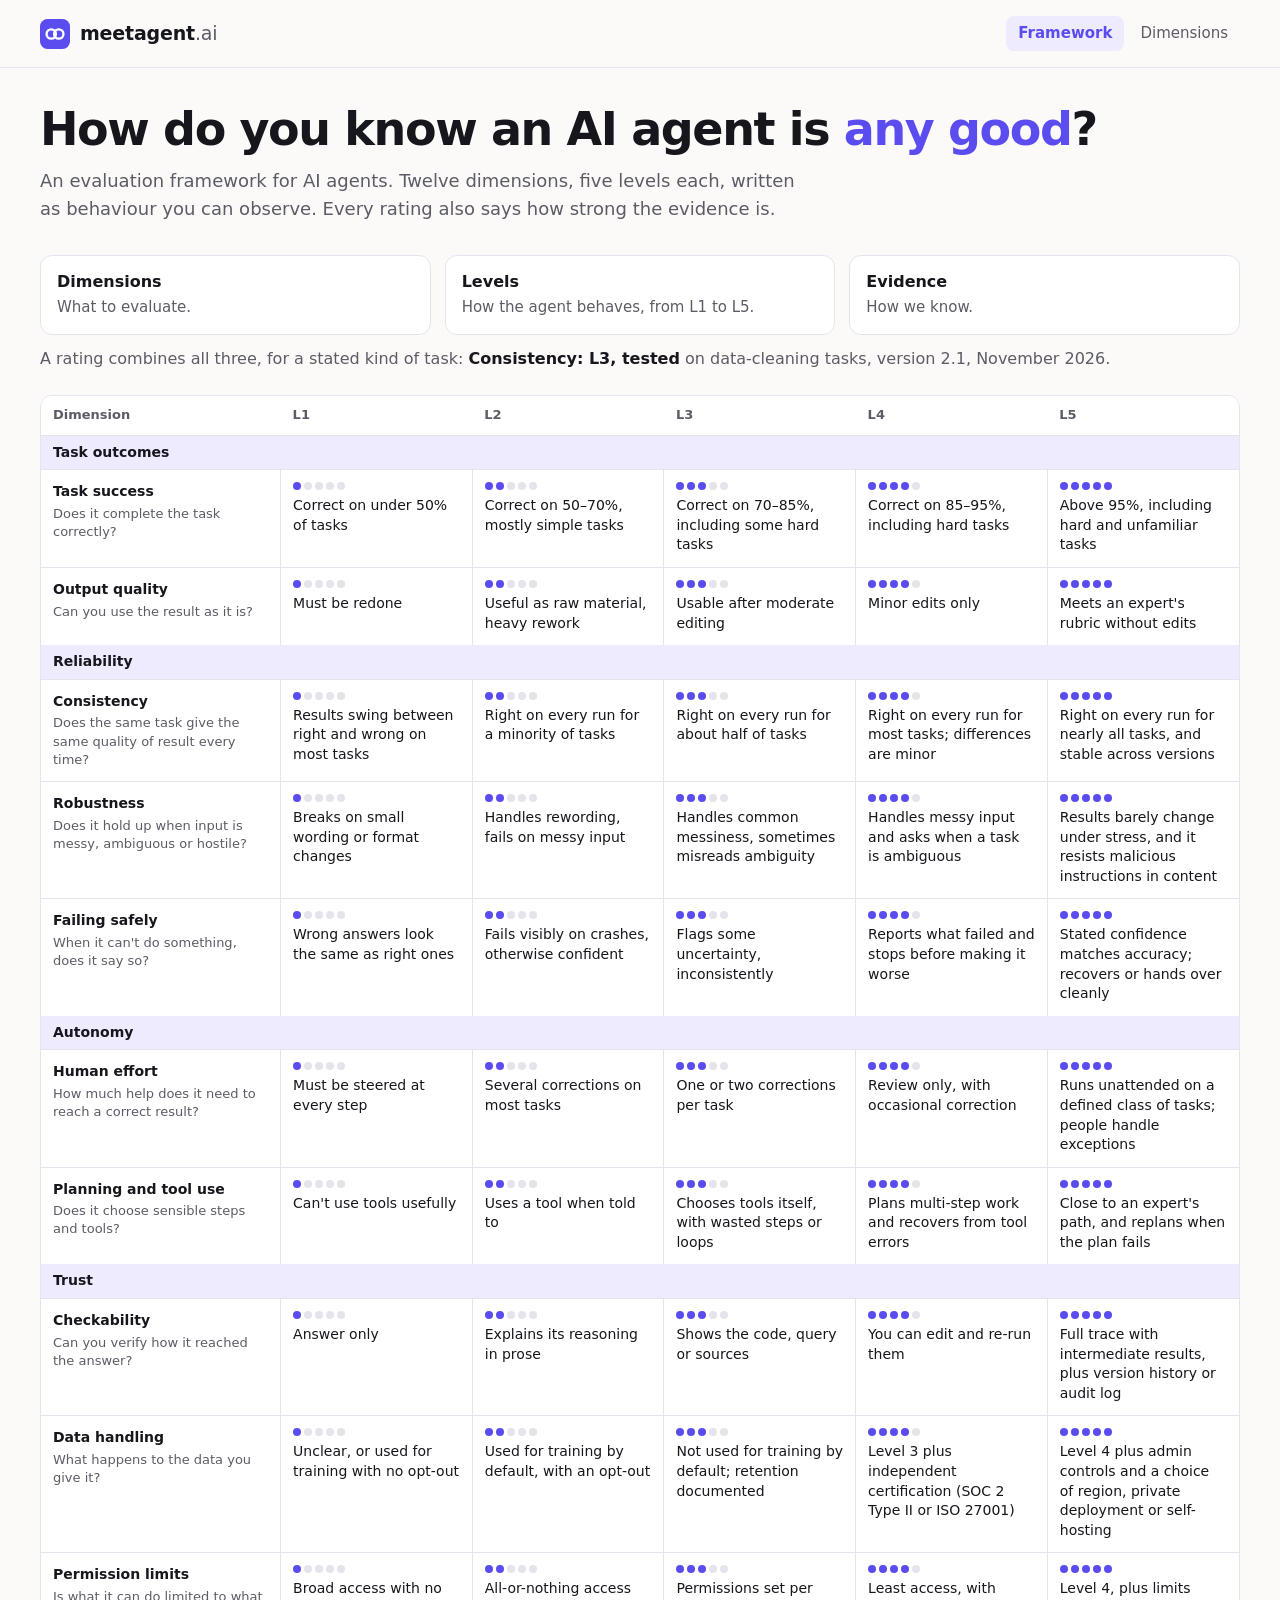
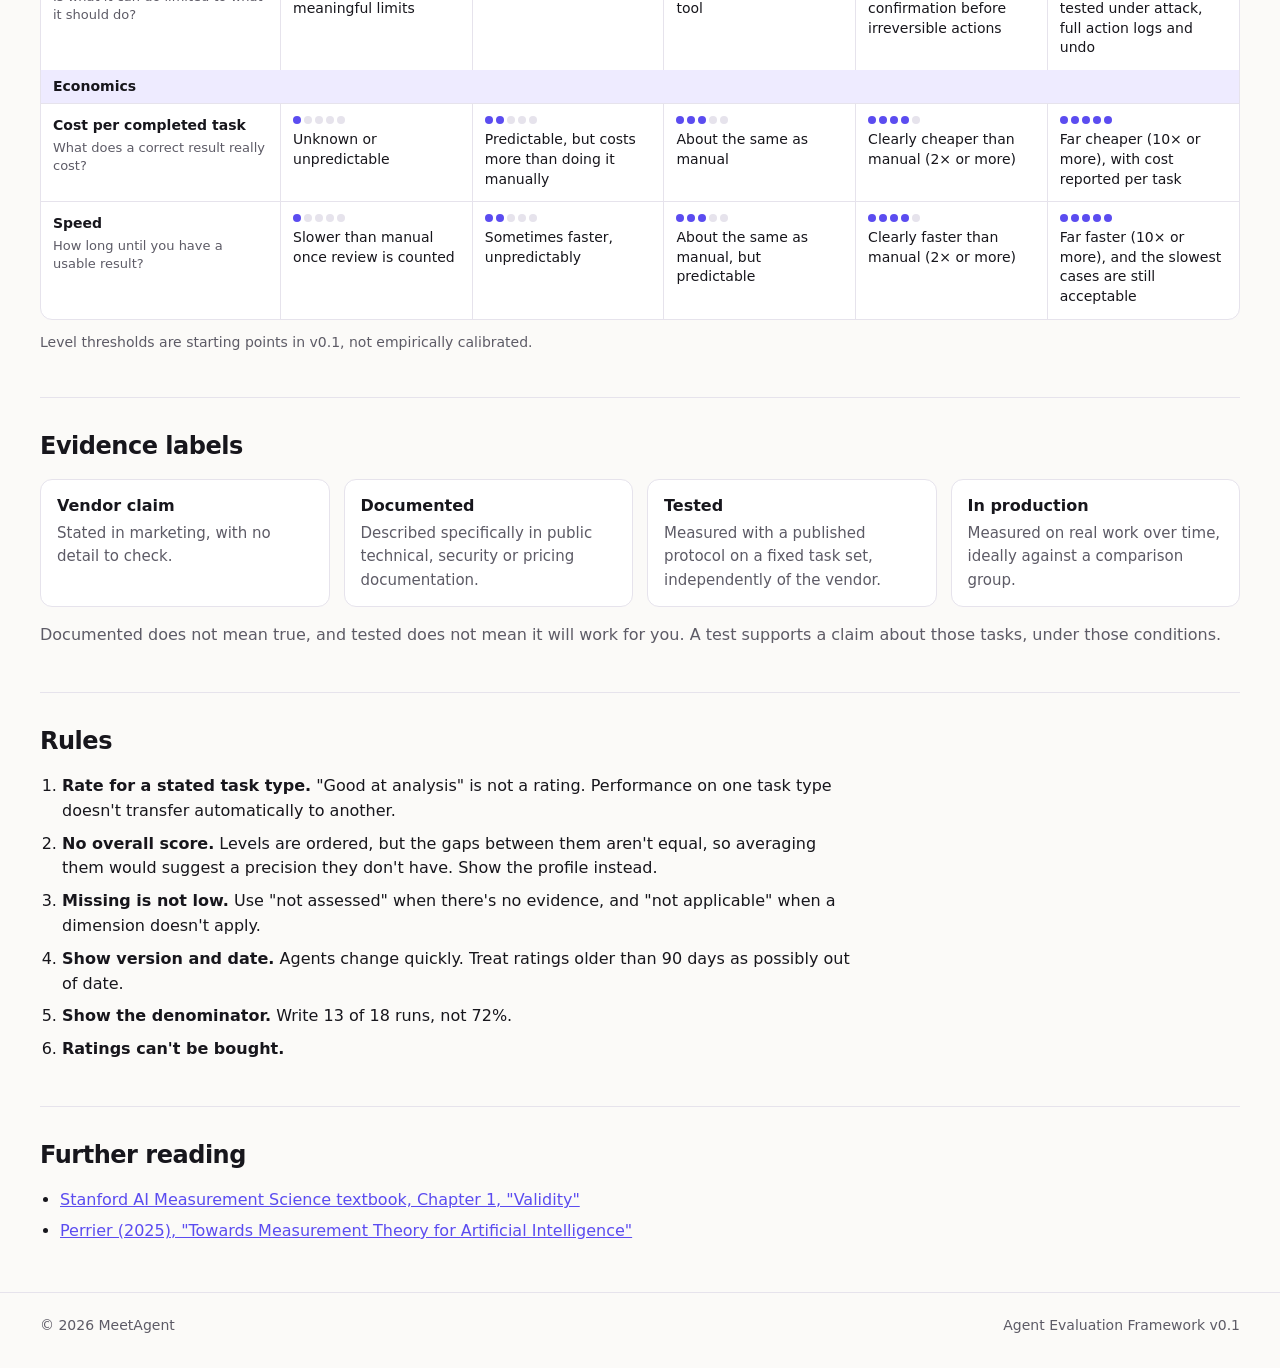
<file: index.html>
<!doctype html>
<html lang="en">
<head>
  <meta charset="utf-8">
  <meta name="viewport" content="width=device-width, initial-scale=1">
  <title>Agent Evaluation Framework | MeetAgent</title>
  <meta name="description" content="How do you know an AI agent is any good? Twelve dimensions, five levels and clear evidence labels for evaluating AI agents.">
  <meta property="og:title" content="Agent Evaluation Framework | MeetAgent">
  <meta property="og:description" content="How do you know an AI agent is any good? Twelve dimensions, five levels and clear evidence labels for evaluating AI agents.">
  <meta property="og:url" content="https://meetagent.ai/">
  <meta property="og:type" content="website">
  <link rel="canonical" href="https://meetagent.ai/">
  <link rel="icon" href="data:image/svg+xml,%3Csvg xmlns='http://www.w3.org/2000/svg' viewBox='0 0 32 32'%3E%3Crect width='32' height='32' rx='8' fill='%235b4cf0'/%3E%3Ccircle cx='12' cy='16' r='5' fill='none' stroke='white' stroke-width='2.5'/%3E%3Ccircle cx='20' cy='16' r='5' fill='none' stroke='white' stroke-width='2.5'/%3E%3C/svg%3E">
  <link rel="stylesheet" href="style.css">
</head>
<body>
  <header>
    <div class="wrap">
      <a class="logo" href="index.html" aria-label="MeetAgent home">
        <svg viewBox="0 0 32 32" aria-hidden="true"><rect width="32" height="32" rx="8" fill="var(--accent)"/><circle cx="12" cy="16" r="5" fill="none" stroke="var(--accent-ink)" stroke-width="2.5"/><circle cx="20" cy="16" r="5" fill="none" stroke="var(--accent-ink)" stroke-width="2.5"/></svg>
        <b>meetagent<span>.ai</span></b>
      </a>
      <nav aria-label="Main"><a href="index.html" aria-current="page">Framework</a><a href="dimensions/index.html">Dimensions</a></nav>
    </div>
  </header>
  <main class="wrap">
    <section class="intro">
      <h1>How do you know an AI agent is <em>any good</em>?</h1>
      <p class="lede">An evaluation framework for AI agents. Twelve dimensions, five levels each, written as behaviour you can observe. Every rating also says how strong the evidence is.</p>
    </section>

    <section class="read">
      <div><h2>Dimensions</h2><p>What to evaluate.</p></div>
      <div><h2>Levels</h2><p>How the agent behaves, from L1 to L5.</p></div>
      <div><h2>Evidence</h2><p>How we know.</p></div>
    </section>
    <p class="example">A rating combines all three, for a stated kind of task: <strong>Consistency: L3, tested</strong> on data-cleaning tasks, version 2.1, November 2026.</p>

    <div class="grid-wrap">
      <table class="grid">
        <thead><tr><th scope="col">Dimension</th><th scope="col">L1</th><th scope="col">L2</th><th scope="col">L3</th><th scope="col">L4</th><th scope="col">L5</th></tr></thead>
        <tbody>
          <tr class="group"><th colspan="6" scope="colgroup">Task outcomes</th></tr><tr><th scope="row"><a href="dimensions/task-success.html">Task success</a><small>Does it complete the task correctly?</small></th><td data-l="L1" data-dim="task-success" data-level="1"><span class="dots" aria-hidden="true"><i class="on"></i><i class=""></i><i class=""></i><i class=""></i><i class=""></i></span><span class="txt">Correct on under 50% of tasks</span></td><td data-l="L2" data-dim="task-success" data-level="2"><span class="dots" aria-hidden="true"><i class="on"></i><i class="on"></i><i class=""></i><i class=""></i><i class=""></i></span><span class="txt">Correct on 50–70%, mostly simple tasks</span></td><td data-l="L3" data-dim="task-success" data-level="3"><span class="dots" aria-hidden="true"><i class="on"></i><i class="on"></i><i class="on"></i><i class=""></i><i class=""></i></span><span class="txt">Correct on 70–85%, including some hard tasks</span></td><td data-l="L4" data-dim="task-success" data-level="4"><span class="dots" aria-hidden="true"><i class="on"></i><i class="on"></i><i class="on"></i><i class="on"></i><i class=""></i></span><span class="txt">Correct on 85–95%, including hard tasks</span></td><td data-l="L5" data-dim="task-success" data-level="5"><span class="dots" aria-hidden="true"><i class="on"></i><i class="on"></i><i class="on"></i><i class="on"></i><i class="on"></i></span><span class="txt">Above 95%, including hard and unfamiliar tasks</span></td></tr><tr><th scope="row"><a href="dimensions/output-quality.html">Output quality</a><small>Can you use the result as it is?</small></th><td data-l="L1" data-dim="output-quality" data-level="1"><span class="dots" aria-hidden="true"><i class="on"></i><i class=""></i><i class=""></i><i class=""></i><i class=""></i></span><span class="txt">Must be redone</span></td><td data-l="L2" data-dim="output-quality" data-level="2"><span class="dots" aria-hidden="true"><i class="on"></i><i class="on"></i><i class=""></i><i class=""></i><i class=""></i></span><span class="txt">Useful as raw material, heavy rework</span></td><td data-l="L3" data-dim="output-quality" data-level="3"><span class="dots" aria-hidden="true"><i class="on"></i><i class="on"></i><i class="on"></i><i class=""></i><i class=""></i></span><span class="txt">Usable after moderate editing</span></td><td data-l="L4" data-dim="output-quality" data-level="4"><span class="dots" aria-hidden="true"><i class="on"></i><i class="on"></i><i class="on"></i><i class="on"></i><i class=""></i></span><span class="txt">Minor edits only</span></td><td data-l="L5" data-dim="output-quality" data-level="5"><span class="dots" aria-hidden="true"><i class="on"></i><i class="on"></i><i class="on"></i><i class="on"></i><i class="on"></i></span><span class="txt">Meets an expert&#x27;s rubric without edits</span></td></tr><tr class="group"><th colspan="6" scope="colgroup">Reliability</th></tr><tr><th scope="row"><a href="dimensions/consistency.html">Consistency</a><small>Does the same task give the same quality of result every time?</small></th><td data-l="L1" data-dim="consistency" data-level="1"><span class="dots" aria-hidden="true"><i class="on"></i><i class=""></i><i class=""></i><i class=""></i><i class=""></i></span><span class="txt">Results swing between right and wrong on most tasks</span></td><td data-l="L2" data-dim="consistency" data-level="2"><span class="dots" aria-hidden="true"><i class="on"></i><i class="on"></i><i class=""></i><i class=""></i><i class=""></i></span><span class="txt">Right on every run for a minority of tasks</span></td><td data-l="L3" data-dim="consistency" data-level="3"><span class="dots" aria-hidden="true"><i class="on"></i><i class="on"></i><i class="on"></i><i class=""></i><i class=""></i></span><span class="txt">Right on every run for about half of tasks</span></td><td data-l="L4" data-dim="consistency" data-level="4"><span class="dots" aria-hidden="true"><i class="on"></i><i class="on"></i><i class="on"></i><i class="on"></i><i class=""></i></span><span class="txt">Right on every run for most tasks; differences are minor</span></td><td data-l="L5" data-dim="consistency" data-level="5"><span class="dots" aria-hidden="true"><i class="on"></i><i class="on"></i><i class="on"></i><i class="on"></i><i class="on"></i></span><span class="txt">Right on every run for nearly all tasks, and stable across versions</span></td></tr><tr><th scope="row"><a href="dimensions/robustness.html">Robustness</a><small>Does it hold up when input is messy, ambiguous or hostile?</small></th><td data-l="L1" data-dim="robustness" data-level="1"><span class="dots" aria-hidden="true"><i class="on"></i><i class=""></i><i class=""></i><i class=""></i><i class=""></i></span><span class="txt">Breaks on small wording or format changes</span></td><td data-l="L2" data-dim="robustness" data-level="2"><span class="dots" aria-hidden="true"><i class="on"></i><i class="on"></i><i class=""></i><i class=""></i><i class=""></i></span><span class="txt">Handles rewording, fails on messy input</span></td><td data-l="L3" data-dim="robustness" data-level="3"><span class="dots" aria-hidden="true"><i class="on"></i><i class="on"></i><i class="on"></i><i class=""></i><i class=""></i></span><span class="txt">Handles common messiness, sometimes misreads ambiguity</span></td><td data-l="L4" data-dim="robustness" data-level="4"><span class="dots" aria-hidden="true"><i class="on"></i><i class="on"></i><i class="on"></i><i class="on"></i><i class=""></i></span><span class="txt">Handles messy input and asks when a task is ambiguous</span></td><td data-l="L5" data-dim="robustness" data-level="5"><span class="dots" aria-hidden="true"><i class="on"></i><i class="on"></i><i class="on"></i><i class="on"></i><i class="on"></i></span><span class="txt">Results barely change under stress, and it resists malicious instructions in content</span></td></tr><tr><th scope="row"><a href="dimensions/failing-safely.html">Failing safely</a><small>When it can&#x27;t do something, does it say so?</small></th><td data-l="L1" data-dim="failing-safely" data-level="1"><span class="dots" aria-hidden="true"><i class="on"></i><i class=""></i><i class=""></i><i class=""></i><i class=""></i></span><span class="txt">Wrong answers look the same as right ones</span></td><td data-l="L2" data-dim="failing-safely" data-level="2"><span class="dots" aria-hidden="true"><i class="on"></i><i class="on"></i><i class=""></i><i class=""></i><i class=""></i></span><span class="txt">Fails visibly on crashes, otherwise confident</span></td><td data-l="L3" data-dim="failing-safely" data-level="3"><span class="dots" aria-hidden="true"><i class="on"></i><i class="on"></i><i class="on"></i><i class=""></i><i class=""></i></span><span class="txt">Flags some uncertainty, inconsistently</span></td><td data-l="L4" data-dim="failing-safely" data-level="4"><span class="dots" aria-hidden="true"><i class="on"></i><i class="on"></i><i class="on"></i><i class="on"></i><i class=""></i></span><span class="txt">Reports what failed and stops before making it worse</span></td><td data-l="L5" data-dim="failing-safely" data-level="5"><span class="dots" aria-hidden="true"><i class="on"></i><i class="on"></i><i class="on"></i><i class="on"></i><i class="on"></i></span><span class="txt">Stated confidence matches accuracy; recovers or hands over cleanly</span></td></tr><tr class="group"><th colspan="6" scope="colgroup">Autonomy</th></tr><tr><th scope="row"><a href="dimensions/human-effort.html">Human effort</a><small>How much help does it need to reach a correct result?</small></th><td data-l="L1" data-dim="human-effort" data-level="1"><span class="dots" aria-hidden="true"><i class="on"></i><i class=""></i><i class=""></i><i class=""></i><i class=""></i></span><span class="txt">Must be steered at every step</span></td><td data-l="L2" data-dim="human-effort" data-level="2"><span class="dots" aria-hidden="true"><i class="on"></i><i class="on"></i><i class=""></i><i class=""></i><i class=""></i></span><span class="txt">Several corrections on most tasks</span></td><td data-l="L3" data-dim="human-effort" data-level="3"><span class="dots" aria-hidden="true"><i class="on"></i><i class="on"></i><i class="on"></i><i class=""></i><i class=""></i></span><span class="txt">One or two corrections per task</span></td><td data-l="L4" data-dim="human-effort" data-level="4"><span class="dots" aria-hidden="true"><i class="on"></i><i class="on"></i><i class="on"></i><i class="on"></i><i class=""></i></span><span class="txt">Review only, with occasional correction</span></td><td data-l="L5" data-dim="human-effort" data-level="5"><span class="dots" aria-hidden="true"><i class="on"></i><i class="on"></i><i class="on"></i><i class="on"></i><i class="on"></i></span><span class="txt">Runs unattended on a defined class of tasks; people handle exceptions</span></td></tr><tr><th scope="row"><a href="dimensions/planning-and-tool-use.html">Planning and tool use</a><small>Does it choose sensible steps and tools?</small></th><td data-l="L1" data-dim="planning-and-tool-use" data-level="1"><span class="dots" aria-hidden="true"><i class="on"></i><i class=""></i><i class=""></i><i class=""></i><i class=""></i></span><span class="txt">Can&#x27;t use tools usefully</span></td><td data-l="L2" data-dim="planning-and-tool-use" data-level="2"><span class="dots" aria-hidden="true"><i class="on"></i><i class="on"></i><i class=""></i><i class=""></i><i class=""></i></span><span class="txt">Uses a tool when told to</span></td><td data-l="L3" data-dim="planning-and-tool-use" data-level="3"><span class="dots" aria-hidden="true"><i class="on"></i><i class="on"></i><i class="on"></i><i class=""></i><i class=""></i></span><span class="txt">Chooses tools itself, with wasted steps or loops</span></td><td data-l="L4" data-dim="planning-and-tool-use" data-level="4"><span class="dots" aria-hidden="true"><i class="on"></i><i class="on"></i><i class="on"></i><i class="on"></i><i class=""></i></span><span class="txt">Plans multi-step work and recovers from tool errors</span></td><td data-l="L5" data-dim="planning-and-tool-use" data-level="5"><span class="dots" aria-hidden="true"><i class="on"></i><i class="on"></i><i class="on"></i><i class="on"></i><i class="on"></i></span><span class="txt">Close to an expert&#x27;s path, and replans when the plan fails</span></td></tr><tr class="group"><th colspan="6" scope="colgroup">Trust</th></tr><tr><th scope="row"><a href="dimensions/checkability.html">Checkability</a><small>Can you verify how it reached the answer?</small></th><td data-l="L1" data-dim="checkability" data-level="1"><span class="dots" aria-hidden="true"><i class="on"></i><i class=""></i><i class=""></i><i class=""></i><i class=""></i></span><span class="txt">Answer only</span></td><td data-l="L2" data-dim="checkability" data-level="2"><span class="dots" aria-hidden="true"><i class="on"></i><i class="on"></i><i class=""></i><i class=""></i><i class=""></i></span><span class="txt">Explains its reasoning in prose</span></td><td data-l="L3" data-dim="checkability" data-level="3"><span class="dots" aria-hidden="true"><i class="on"></i><i class="on"></i><i class="on"></i><i class=""></i><i class=""></i></span><span class="txt">Shows the code, query or sources</span></td><td data-l="L4" data-dim="checkability" data-level="4"><span class="dots" aria-hidden="true"><i class="on"></i><i class="on"></i><i class="on"></i><i class="on"></i><i class=""></i></span><span class="txt">You can edit and re-run them</span></td><td data-l="L5" data-dim="checkability" data-level="5"><span class="dots" aria-hidden="true"><i class="on"></i><i class="on"></i><i class="on"></i><i class="on"></i><i class="on"></i></span><span class="txt">Full trace with intermediate results, plus version history or audit log</span></td></tr><tr><th scope="row"><a href="dimensions/data-handling.html">Data handling</a><small>What happens to the data you give it?</small></th><td data-l="L1" data-dim="data-handling" data-level="1"><span class="dots" aria-hidden="true"><i class="on"></i><i class=""></i><i class=""></i><i class=""></i><i class=""></i></span><span class="txt">Unclear, or used for training with no opt-out</span></td><td data-l="L2" data-dim="data-handling" data-level="2"><span class="dots" aria-hidden="true"><i class="on"></i><i class="on"></i><i class=""></i><i class=""></i><i class=""></i></span><span class="txt">Used for training by default, with an opt-out</span></td><td data-l="L3" data-dim="data-handling" data-level="3"><span class="dots" aria-hidden="true"><i class="on"></i><i class="on"></i><i class="on"></i><i class=""></i><i class=""></i></span><span class="txt">Not used for training by default; retention documented</span></td><td data-l="L4" data-dim="data-handling" data-level="4"><span class="dots" aria-hidden="true"><i class="on"></i><i class="on"></i><i class="on"></i><i class="on"></i><i class=""></i></span><span class="txt">Level 3 plus independent certification (SOC 2 Type II or ISO 27001)</span></td><td data-l="L5" data-dim="data-handling" data-level="5"><span class="dots" aria-hidden="true"><i class="on"></i><i class="on"></i><i class="on"></i><i class="on"></i><i class="on"></i></span><span class="txt">Level 4 plus admin controls and a choice of region, private deployment or self-hosting</span></td></tr><tr><th scope="row"><a href="dimensions/permission-limits.html">Permission limits</a><small>Is what it can do limited to what it should do?</small></th><td data-l="L1" data-dim="permission-limits" data-level="1"><span class="dots" aria-hidden="true"><i class="on"></i><i class=""></i><i class=""></i><i class=""></i><i class=""></i></span><span class="txt">Broad access with no meaningful limits</span></td><td data-l="L2" data-dim="permission-limits" data-level="2"><span class="dots" aria-hidden="true"><i class="on"></i><i class="on"></i><i class=""></i><i class=""></i><i class=""></i></span><span class="txt">All-or-nothing access</span></td><td data-l="L3" data-dim="permission-limits" data-level="3"><span class="dots" aria-hidden="true"><i class="on"></i><i class="on"></i><i class="on"></i><i class=""></i><i class=""></i></span><span class="txt">Permissions set per tool</span></td><td data-l="L4" data-dim="permission-limits" data-level="4"><span class="dots" aria-hidden="true"><i class="on"></i><i class="on"></i><i class="on"></i><i class="on"></i><i class=""></i></span><span class="txt">Least access, with confirmation before irreversible actions</span></td><td data-l="L5" data-dim="permission-limits" data-level="5"><span class="dots" aria-hidden="true"><i class="on"></i><i class="on"></i><i class="on"></i><i class="on"></i><i class="on"></i></span><span class="txt">Level 4, plus limits tested under attack, full action logs and undo</span></td></tr><tr class="group"><th colspan="6" scope="colgroup">Economics</th></tr><tr><th scope="row"><a href="dimensions/cost-per-completed-task.html">Cost per completed task</a><small>What does a correct result really cost?</small></th><td data-l="L1" data-dim="cost-per-completed-task" data-level="1"><span class="dots" aria-hidden="true"><i class="on"></i><i class=""></i><i class=""></i><i class=""></i><i class=""></i></span><span class="txt">Unknown or unpredictable</span></td><td data-l="L2" data-dim="cost-per-completed-task" data-level="2"><span class="dots" aria-hidden="true"><i class="on"></i><i class="on"></i><i class=""></i><i class=""></i><i class=""></i></span><span class="txt">Predictable, but costs more than doing it manually</span></td><td data-l="L3" data-dim="cost-per-completed-task" data-level="3"><span class="dots" aria-hidden="true"><i class="on"></i><i class="on"></i><i class="on"></i><i class=""></i><i class=""></i></span><span class="txt">About the same as manual</span></td><td data-l="L4" data-dim="cost-per-completed-task" data-level="4"><span class="dots" aria-hidden="true"><i class="on"></i><i class="on"></i><i class="on"></i><i class="on"></i><i class=""></i></span><span class="txt">Clearly cheaper than manual (2× or more)</span></td><td data-l="L5" data-dim="cost-per-completed-task" data-level="5"><span class="dots" aria-hidden="true"><i class="on"></i><i class="on"></i><i class="on"></i><i class="on"></i><i class="on"></i></span><span class="txt">Far cheaper (10× or more), with cost reported per task</span></td></tr><tr><th scope="row"><a href="dimensions/speed.html">Speed</a><small>How long until you have a usable result?</small></th><td data-l="L1" data-dim="speed" data-level="1"><span class="dots" aria-hidden="true"><i class="on"></i><i class=""></i><i class=""></i><i class=""></i><i class=""></i></span><span class="txt">Slower than manual once review is counted</span></td><td data-l="L2" data-dim="speed" data-level="2"><span class="dots" aria-hidden="true"><i class="on"></i><i class="on"></i><i class=""></i><i class=""></i><i class=""></i></span><span class="txt">Sometimes faster, unpredictably</span></td><td data-l="L3" data-dim="speed" data-level="3"><span class="dots" aria-hidden="true"><i class="on"></i><i class="on"></i><i class="on"></i><i class=""></i><i class=""></i></span><span class="txt">About the same as manual, but predictable</span></td><td data-l="L4" data-dim="speed" data-level="4"><span class="dots" aria-hidden="true"><i class="on"></i><i class="on"></i><i class="on"></i><i class="on"></i><i class=""></i></span><span class="txt">Clearly faster than manual (2× or more)</span></td><td data-l="L5" data-dim="speed" data-level="5"><span class="dots" aria-hidden="true"><i class="on"></i><i class="on"></i><i class="on"></i><i class="on"></i><i class="on"></i></span><span class="txt">Far faster (10× or more), and the slowest cases are still acceptable</span></td></tr>
        </tbody>
      </table>
    </div>
    <p class="fine">Level thresholds are starting points in v0.1, not empirically calibrated.</p>

    <section class="band" id="evidence">
      <h2>Evidence labels</h2>
      <dl class="cards">
        <div><dt>Vendor claim</dt><dd>Stated in marketing, with no detail to check.</dd></div>
        <div><dt>Documented</dt><dd>Described specifically in public technical, security or pricing documentation.</dd></div>
        <div><dt>Tested</dt><dd>Measured with a published protocol on a fixed task set, independently of the vendor.</dd></div>
        <div><dt>In production</dt><dd>Measured on real work over time, ideally against a comparison group.</dd></div>
      </dl>
      <p class="muted">Documented does not mean true, and tested does not mean it will work for you. A test supports a claim about those tasks, under those conditions.</p>
    </section>

    <section class="band" id="rules">
      <h2>Rules</h2>
      <ol class="rules">
        <li><strong>Rate for a stated task type.</strong> "Good at analysis" is not a rating. Performance on one task type doesn't transfer automatically to another.</li>
        <li><strong>No overall score.</strong> Levels are ordered, but the gaps between them aren't equal, so averaging them would suggest a precision they don't have. Show the profile instead.</li>
        <li><strong>Missing is not low.</strong> Use "not assessed" when there's no evidence, and "not applicable" when a dimension doesn't apply.</li>
        <li><strong>Show version and date.</strong> Agents change quickly. Treat ratings older than 90 days as possibly out of date.</li>
        <li><strong>Show the denominator.</strong> Write 13 of 18 runs, not 72%.</li>
        <li><strong>Ratings can't be bought.</strong></li>
      </ol>
    </section>

    <section class="band" id="reading">
      <h2>Further reading</h2>
      <ul class="reading">
        <li><a href="https://aims.stanford.edu/textbook/src/chap1.html" rel="noopener">Stanford AI Measurement Science textbook, Chapter 1, "Validity"</a></li>
        <li><a href="https://arxiv.org/abs/2507.05587" rel="noopener">Perrier (2025), "Towards Measurement Theory for Artificial Intelligence"</a></li>
      </ul>
    </section>
  </main>
  <footer>
    <div class="wrap">
      <span>© 2026 MeetAgent</span>
      <span>Agent Evaluation Framework v0.1</span>
    </div>
  </footer>
</body>
</html>
</file>
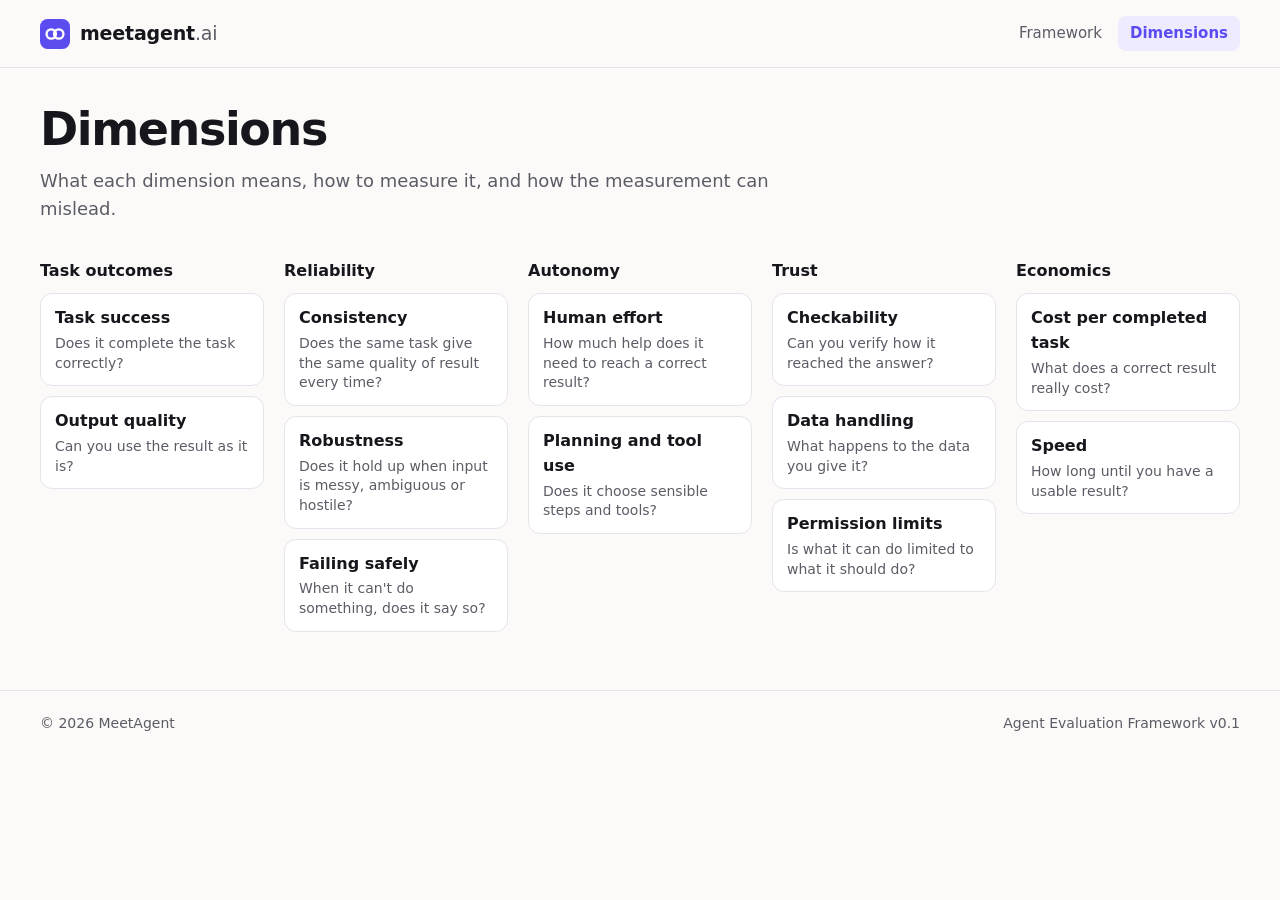
<file: dimensions/index.html>
<!doctype html>
<html lang="en">
<head>
  <meta charset="utf-8">
  <meta name="viewport" content="width=device-width, initial-scale=1">
  <title>Dimensions of agent evaluation | MeetAgent</title>
  <meta name="description" content="Twelve dimensions for evaluating AI agents, from task success to cost per completed task.">
  <meta property="og:title" content="Dimensions of agent evaluation | MeetAgent">
  <meta property="og:description" content="Twelve dimensions for evaluating AI agents, from task success to cost per completed task.">
  <meta property="og:url" content="https://meetagent.ai/dimensions/">
  <meta property="og:type" content="website">
  <link rel="canonical" href="https://meetagent.ai/dimensions/">
  <link rel="icon" href="data:image/svg+xml,%3Csvg xmlns='http://www.w3.org/2000/svg' viewBox='0 0 32 32'%3E%3Crect width='32' height='32' rx='8' fill='%235b4cf0'/%3E%3Ccircle cx='12' cy='16' r='5' fill='none' stroke='white' stroke-width='2.5'/%3E%3Ccircle cx='20' cy='16' r='5' fill='none' stroke='white' stroke-width='2.5'/%3E%3C/svg%3E">
  <link rel="stylesheet" href="../style.css">
</head>
<body>
  <header>
    <div class="wrap">
      <a class="logo" href="../index.html" aria-label="MeetAgent home">
        <svg viewBox="0 0 32 32" aria-hidden="true"><rect width="32" height="32" rx="8" fill="var(--accent)"/><circle cx="12" cy="16" r="5" fill="none" stroke="var(--accent-ink)" stroke-width="2.5"/><circle cx="20" cy="16" r="5" fill="none" stroke="var(--accent-ink)" stroke-width="2.5"/></svg>
        <b>meetagent<span>.ai</span></b>
      </a>
      <nav aria-label="Main"><a href="../index.html">Framework</a><a href="../dimensions/index.html" aria-current="page">Dimensions</a></nav>
    </div>
  </header>
  <main class="wrap">
    <section class="intro">
      <h1>Dimensions</h1>
      <p class="lede">What each dimension means, how to measure it, and how the measurement can mislead.</p>
    </section>
    <div class="dim-groups"><section><h2>Task outcomes</h2><a class="dim-card" href="task-success.html"><b>Task success</b><span>Does it complete the task correctly?</span></a><a class="dim-card" href="output-quality.html"><b>Output quality</b><span>Can you use the result as it is?</span></a></section><section><h2>Reliability</h2><a class="dim-card" href="consistency.html"><b>Consistency</b><span>Does the same task give the same quality of result every time?</span></a><a class="dim-card" href="robustness.html"><b>Robustness</b><span>Does it hold up when input is messy, ambiguous or hostile?</span></a><a class="dim-card" href="failing-safely.html"><b>Failing safely</b><span>When it can&#x27;t do something, does it say so?</span></a></section><section><h2>Autonomy</h2><a class="dim-card" href="human-effort.html"><b>Human effort</b><span>How much help does it need to reach a correct result?</span></a><a class="dim-card" href="planning-and-tool-use.html"><b>Planning and tool use</b><span>Does it choose sensible steps and tools?</span></a></section><section><h2>Trust</h2><a class="dim-card" href="checkability.html"><b>Checkability</b><span>Can you verify how it reached the answer?</span></a><a class="dim-card" href="data-handling.html"><b>Data handling</b><span>What happens to the data you give it?</span></a><a class="dim-card" href="permission-limits.html"><b>Permission limits</b><span>Is what it can do limited to what it should do?</span></a></section><section><h2>Economics</h2><a class="dim-card" href="cost-per-completed-task.html"><b>Cost per completed task</b><span>What does a correct result really cost?</span></a><a class="dim-card" href="speed.html"><b>Speed</b><span>How long until you have a usable result?</span></a></section></div>
  </main>
  <footer>
    <div class="wrap">
      <span>© 2026 MeetAgent</span>
      <span>Agent Evaluation Framework v0.1</span>
    </div>
  </footer>
</body>
</html>
</file>
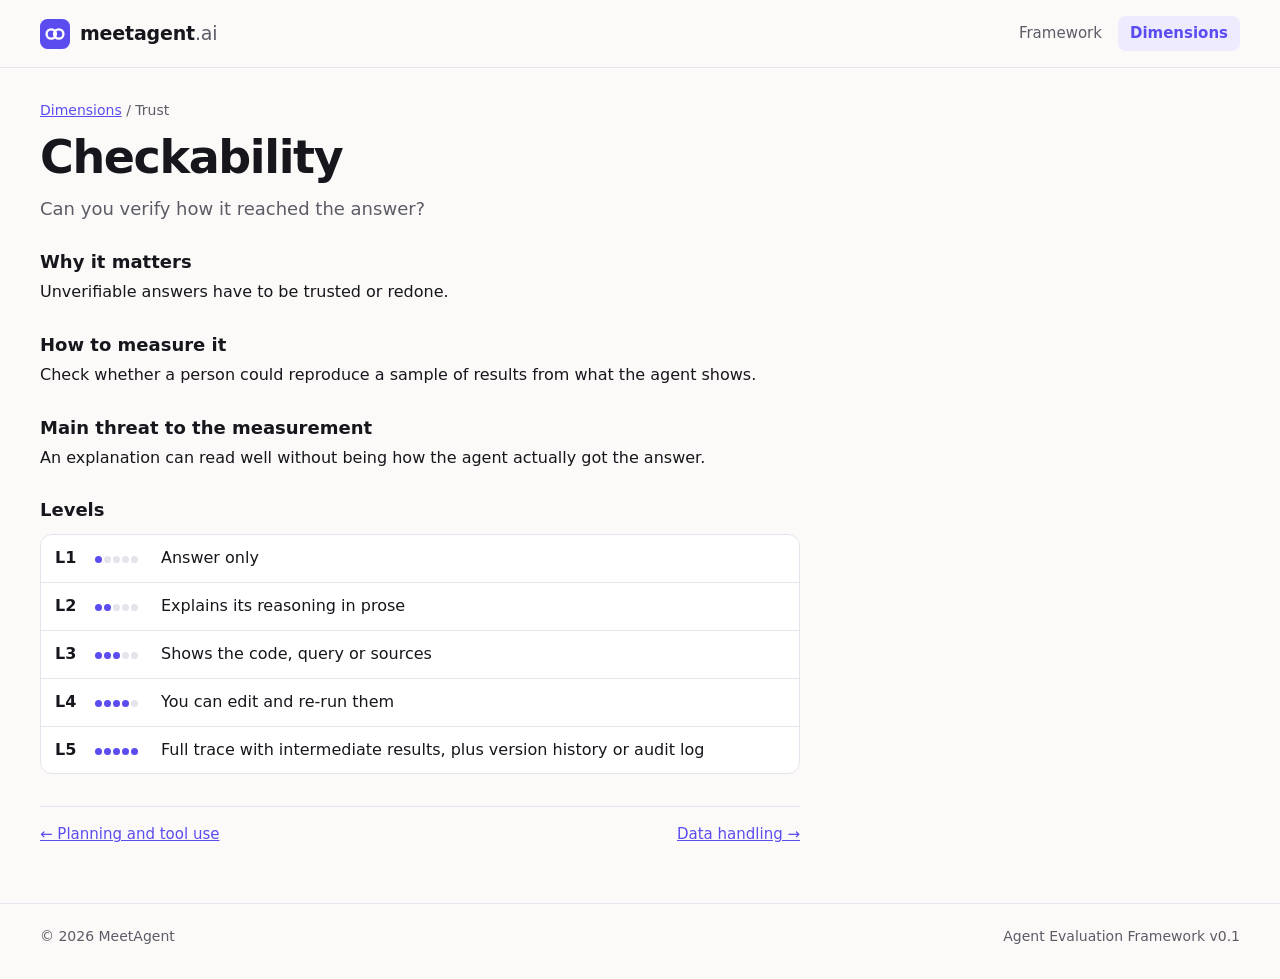
<file: dimensions/checkability.html>
<!doctype html>
<html lang="en">
<head>
  <meta charset="utf-8">
  <meta name="viewport" content="width=device-width, initial-scale=1">
  <title>Checkability: evaluating AI agents | MeetAgent</title>
  <meta name="description" content="Can you verify how it reached the answer? Unverifiable answers have to be trusted or redone.">
  <meta property="og:title" content="Checkability: evaluating AI agents | MeetAgent">
  <meta property="og:description" content="Can you verify how it reached the answer? Unverifiable answers have to be trusted or redone.">
  <meta property="og:url" content="https://meetagent.ai/dimensions/checkability.html">
  <meta property="og:type" content="website">
  <link rel="canonical" href="https://meetagent.ai/dimensions/checkability.html">
  <link rel="icon" href="data:image/svg+xml,%3Csvg xmlns='http://www.w3.org/2000/svg' viewBox='0 0 32 32'%3E%3Crect width='32' height='32' rx='8' fill='%235b4cf0'/%3E%3Ccircle cx='12' cy='16' r='5' fill='none' stroke='white' stroke-width='2.5'/%3E%3Ccircle cx='20' cy='16' r='5' fill='none' stroke='white' stroke-width='2.5'/%3E%3C/svg%3E">
  <link rel="stylesheet" href="../style.css">
</head>
<body>
  <header>
    <div class="wrap">
      <a class="logo" href="../index.html" aria-label="MeetAgent home">
        <svg viewBox="0 0 32 32" aria-hidden="true"><rect width="32" height="32" rx="8" fill="var(--accent)"/><circle cx="12" cy="16" r="5" fill="none" stroke="var(--accent-ink)" stroke-width="2.5"/><circle cx="20" cy="16" r="5" fill="none" stroke="var(--accent-ink)" stroke-width="2.5"/></svg>
        <b>meetagent<span>.ai</span></b>
      </a>
      <nav aria-label="Main"><a href="../index.html">Framework</a><a href="../dimensions/index.html" aria-current="page">Dimensions</a></nav>
    </div>
  </header>
  <main class="wrap">
    <article class="dim">
      <p class="crumb"><a href="index.html">Dimensions</a> / Trust</p>
      <h1>Checkability</h1>
      <p class="lede">Can you verify how it reached the answer?</p>
      <h2>Why it matters</h2><p>Unverifiable answers have to be trusted or redone.</p>
      <h2>How to measure it</h2><p>Check whether a person could reproduce a sample of results from what the agent shows.</p>
      <h2>Main threat to the measurement</h2><p>An explanation can read well without being how the agent actually got the answer.</p>
      <h2>Levels</h2>
      <ul class="levels"><li><span class="lv">L1</span><span class="dots" aria-hidden="true"><i class="on"></i><i class=""></i><i class=""></i><i class=""></i><i class=""></i></span><span>Answer only</span></li><li><span class="lv">L2</span><span class="dots" aria-hidden="true"><i class="on"></i><i class="on"></i><i class=""></i><i class=""></i><i class=""></i></span><span>Explains its reasoning in prose</span></li><li><span class="lv">L3</span><span class="dots" aria-hidden="true"><i class="on"></i><i class="on"></i><i class="on"></i><i class=""></i><i class=""></i></span><span>Shows the code, query or sources</span></li><li><span class="lv">L4</span><span class="dots" aria-hidden="true"><i class="on"></i><i class="on"></i><i class="on"></i><i class="on"></i><i class=""></i></span><span>You can edit and re-run them</span></li><li><span class="lv">L5</span><span class="dots" aria-hidden="true"><i class="on"></i><i class="on"></i><i class="on"></i><i class="on"></i><i class="on"></i></span><span>Full trace with intermediate results, plus version history or audit log</span></li></ul>
      
      <div class="pager"><a href="planning-and-tool-use.html">← Planning and tool use</a><a href="data-handling.html">Data handling →</a></div>
    </article>
  </main>
  <footer>
    <div class="wrap">
      <span>© 2026 MeetAgent</span>
      <span>Agent Evaluation Framework v0.1</span>
    </div>
  </footer>
</body>
</html>
</file>
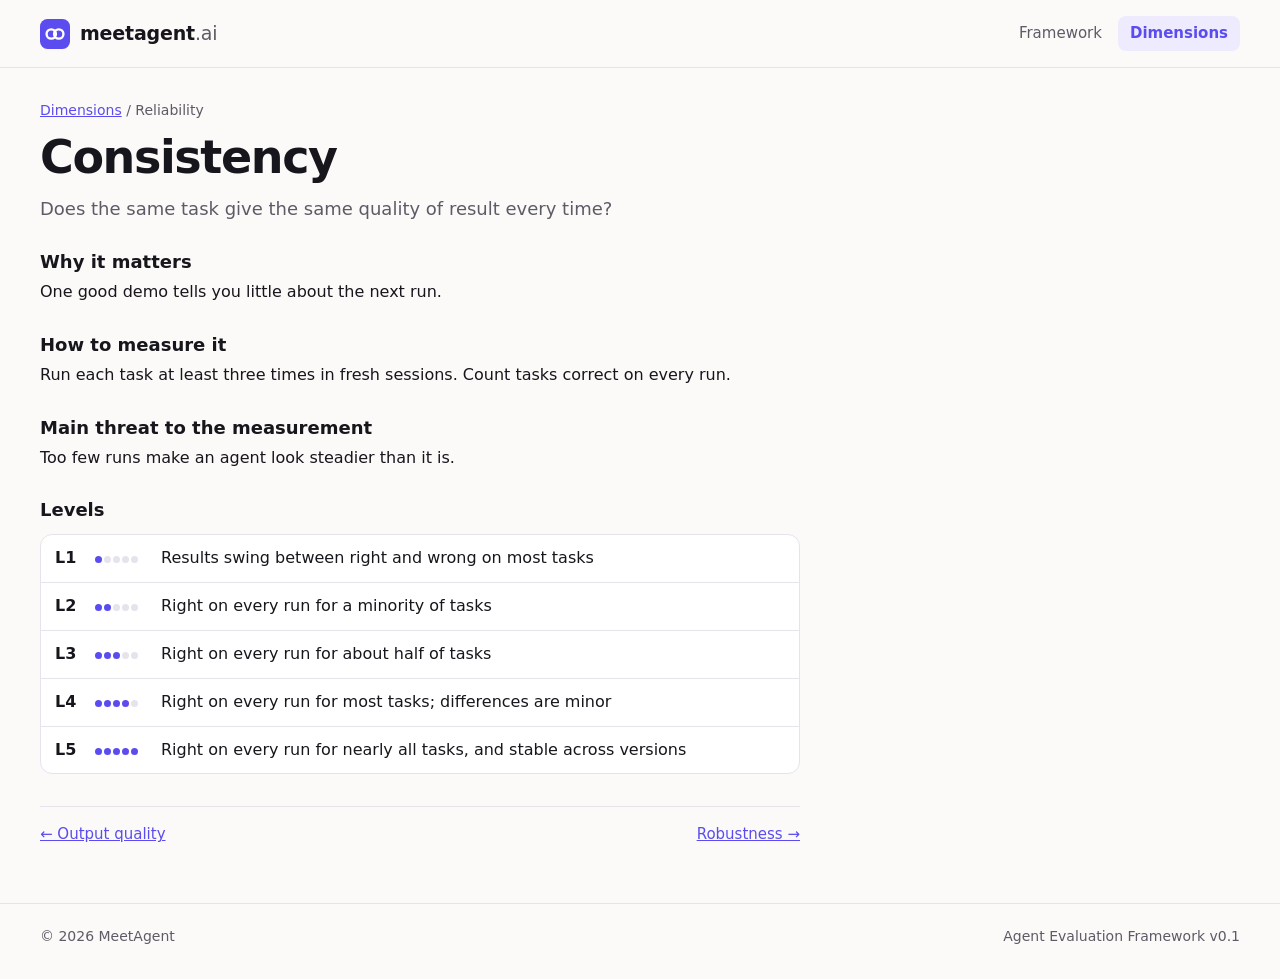
<file: dimensions/consistency.html>
<!doctype html>
<html lang="en">
<head>
  <meta charset="utf-8">
  <meta name="viewport" content="width=device-width, initial-scale=1">
  <title>Consistency: evaluating AI agents | MeetAgent</title>
  <meta name="description" content="Does the same task give the same quality of result every time? One good demo tells you little about the next run.">
  <meta property="og:title" content="Consistency: evaluating AI agents | MeetAgent">
  <meta property="og:description" content="Does the same task give the same quality of result every time? One good demo tells you little about the next run.">
  <meta property="og:url" content="https://meetagent.ai/dimensions/consistency.html">
  <meta property="og:type" content="website">
  <link rel="canonical" href="https://meetagent.ai/dimensions/consistency.html">
  <link rel="icon" href="data:image/svg+xml,%3Csvg xmlns='http://www.w3.org/2000/svg' viewBox='0 0 32 32'%3E%3Crect width='32' height='32' rx='8' fill='%235b4cf0'/%3E%3Ccircle cx='12' cy='16' r='5' fill='none' stroke='white' stroke-width='2.5'/%3E%3Ccircle cx='20' cy='16' r='5' fill='none' stroke='white' stroke-width='2.5'/%3E%3C/svg%3E">
  <link rel="stylesheet" href="../style.css">
</head>
<body>
  <header>
    <div class="wrap">
      <a class="logo" href="../index.html" aria-label="MeetAgent home">
        <svg viewBox="0 0 32 32" aria-hidden="true"><rect width="32" height="32" rx="8" fill="var(--accent)"/><circle cx="12" cy="16" r="5" fill="none" stroke="var(--accent-ink)" stroke-width="2.5"/><circle cx="20" cy="16" r="5" fill="none" stroke="var(--accent-ink)" stroke-width="2.5"/></svg>
        <b>meetagent<span>.ai</span></b>
      </a>
      <nav aria-label="Main"><a href="../index.html">Framework</a><a href="../dimensions/index.html" aria-current="page">Dimensions</a></nav>
    </div>
  </header>
  <main class="wrap">
    <article class="dim">
      <p class="crumb"><a href="index.html">Dimensions</a> / Reliability</p>
      <h1>Consistency</h1>
      <p class="lede">Does the same task give the same quality of result every time?</p>
      <h2>Why it matters</h2><p>One good demo tells you little about the next run.</p>
      <h2>How to measure it</h2><p>Run each task at least three times in fresh sessions. Count tasks correct on every run.</p>
      <h2>Main threat to the measurement</h2><p>Too few runs make an agent look steadier than it is.</p>
      <h2>Levels</h2>
      <ul class="levels"><li><span class="lv">L1</span><span class="dots" aria-hidden="true"><i class="on"></i><i class=""></i><i class=""></i><i class=""></i><i class=""></i></span><span>Results swing between right and wrong on most tasks</span></li><li><span class="lv">L2</span><span class="dots" aria-hidden="true"><i class="on"></i><i class="on"></i><i class=""></i><i class=""></i><i class=""></i></span><span>Right on every run for a minority of tasks</span></li><li><span class="lv">L3</span><span class="dots" aria-hidden="true"><i class="on"></i><i class="on"></i><i class="on"></i><i class=""></i><i class=""></i></span><span>Right on every run for about half of tasks</span></li><li><span class="lv">L4</span><span class="dots" aria-hidden="true"><i class="on"></i><i class="on"></i><i class="on"></i><i class="on"></i><i class=""></i></span><span>Right on every run for most tasks; differences are minor</span></li><li><span class="lv">L5</span><span class="dots" aria-hidden="true"><i class="on"></i><i class="on"></i><i class="on"></i><i class="on"></i><i class="on"></i></span><span>Right on every run for nearly all tasks, and stable across versions</span></li></ul>
      
      <div class="pager"><a href="output-quality.html">← Output quality</a><a href="robustness.html">Robustness →</a></div>
    </article>
  </main>
  <footer>
    <div class="wrap">
      <span>© 2026 MeetAgent</span>
      <span>Agent Evaluation Framework v0.1</span>
    </div>
  </footer>
</body>
</html>
</file>
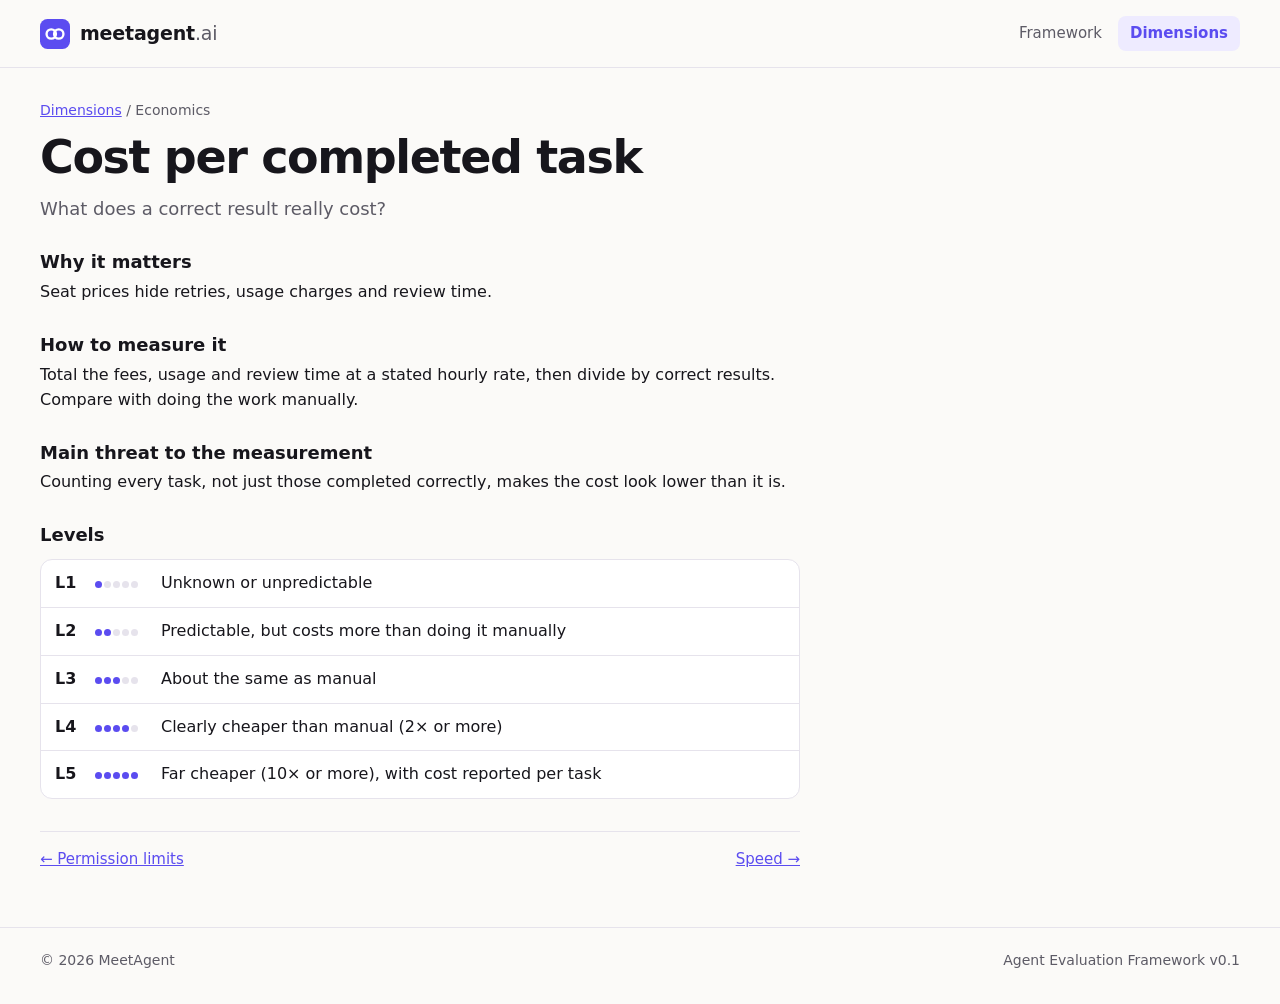
<file: dimensions/cost-per-completed-task.html>
<!doctype html>
<html lang="en">
<head>
  <meta charset="utf-8">
  <meta name="viewport" content="width=device-width, initial-scale=1">
  <title>Cost per completed task: evaluating AI agents | MeetAgent</title>
  <meta name="description" content="What does a correct result really cost? Seat prices hide retries, usage charges and review time.">
  <meta property="og:title" content="Cost per completed task: evaluating AI agents | MeetAgent">
  <meta property="og:description" content="What does a correct result really cost? Seat prices hide retries, usage charges and review time.">
  <meta property="og:url" content="https://meetagent.ai/dimensions/cost-per-completed-task.html">
  <meta property="og:type" content="website">
  <link rel="canonical" href="https://meetagent.ai/dimensions/cost-per-completed-task.html">
  <link rel="icon" href="data:image/svg+xml,%3Csvg xmlns='http://www.w3.org/2000/svg' viewBox='0 0 32 32'%3E%3Crect width='32' height='32' rx='8' fill='%235b4cf0'/%3E%3Ccircle cx='12' cy='16' r='5' fill='none' stroke='white' stroke-width='2.5'/%3E%3Ccircle cx='20' cy='16' r='5' fill='none' stroke='white' stroke-width='2.5'/%3E%3C/svg%3E">
  <link rel="stylesheet" href="../style.css">
</head>
<body>
  <header>
    <div class="wrap">
      <a class="logo" href="../index.html" aria-label="MeetAgent home">
        <svg viewBox="0 0 32 32" aria-hidden="true"><rect width="32" height="32" rx="8" fill="var(--accent)"/><circle cx="12" cy="16" r="5" fill="none" stroke="var(--accent-ink)" stroke-width="2.5"/><circle cx="20" cy="16" r="5" fill="none" stroke="var(--accent-ink)" stroke-width="2.5"/></svg>
        <b>meetagent<span>.ai</span></b>
      </a>
      <nav aria-label="Main"><a href="../index.html">Framework</a><a href="../dimensions/index.html" aria-current="page">Dimensions</a></nav>
    </div>
  </header>
  <main class="wrap">
    <article class="dim">
      <p class="crumb"><a href="index.html">Dimensions</a> / Economics</p>
      <h1>Cost per completed task</h1>
      <p class="lede">What does a correct result really cost?</p>
      <h2>Why it matters</h2><p>Seat prices hide retries, usage charges and review time.</p>
      <h2>How to measure it</h2><p>Total the fees, usage and review time at a stated hourly rate, then divide by correct results. Compare with doing the work manually.</p>
      <h2>Main threat to the measurement</h2><p>Counting every task, not just those completed correctly, makes the cost look lower than it is.</p>
      <h2>Levels</h2>
      <ul class="levels"><li><span class="lv">L1</span><span class="dots" aria-hidden="true"><i class="on"></i><i class=""></i><i class=""></i><i class=""></i><i class=""></i></span><span>Unknown or unpredictable</span></li><li><span class="lv">L2</span><span class="dots" aria-hidden="true"><i class="on"></i><i class="on"></i><i class=""></i><i class=""></i><i class=""></i></span><span>Predictable, but costs more than doing it manually</span></li><li><span class="lv">L3</span><span class="dots" aria-hidden="true"><i class="on"></i><i class="on"></i><i class="on"></i><i class=""></i><i class=""></i></span><span>About the same as manual</span></li><li><span class="lv">L4</span><span class="dots" aria-hidden="true"><i class="on"></i><i class="on"></i><i class="on"></i><i class="on"></i><i class=""></i></span><span>Clearly cheaper than manual (2× or more)</span></li><li><span class="lv">L5</span><span class="dots" aria-hidden="true"><i class="on"></i><i class="on"></i><i class="on"></i><i class="on"></i><i class="on"></i></span><span>Far cheaper (10× or more), with cost reported per task</span></li></ul>
      
      <div class="pager"><a href="permission-limits.html">← Permission limits</a><a href="speed.html">Speed →</a></div>
    </article>
  </main>
  <footer>
    <div class="wrap">
      <span>© 2026 MeetAgent</span>
      <span>Agent Evaluation Framework v0.1</span>
    </div>
  </footer>
</body>
</html>
</file>
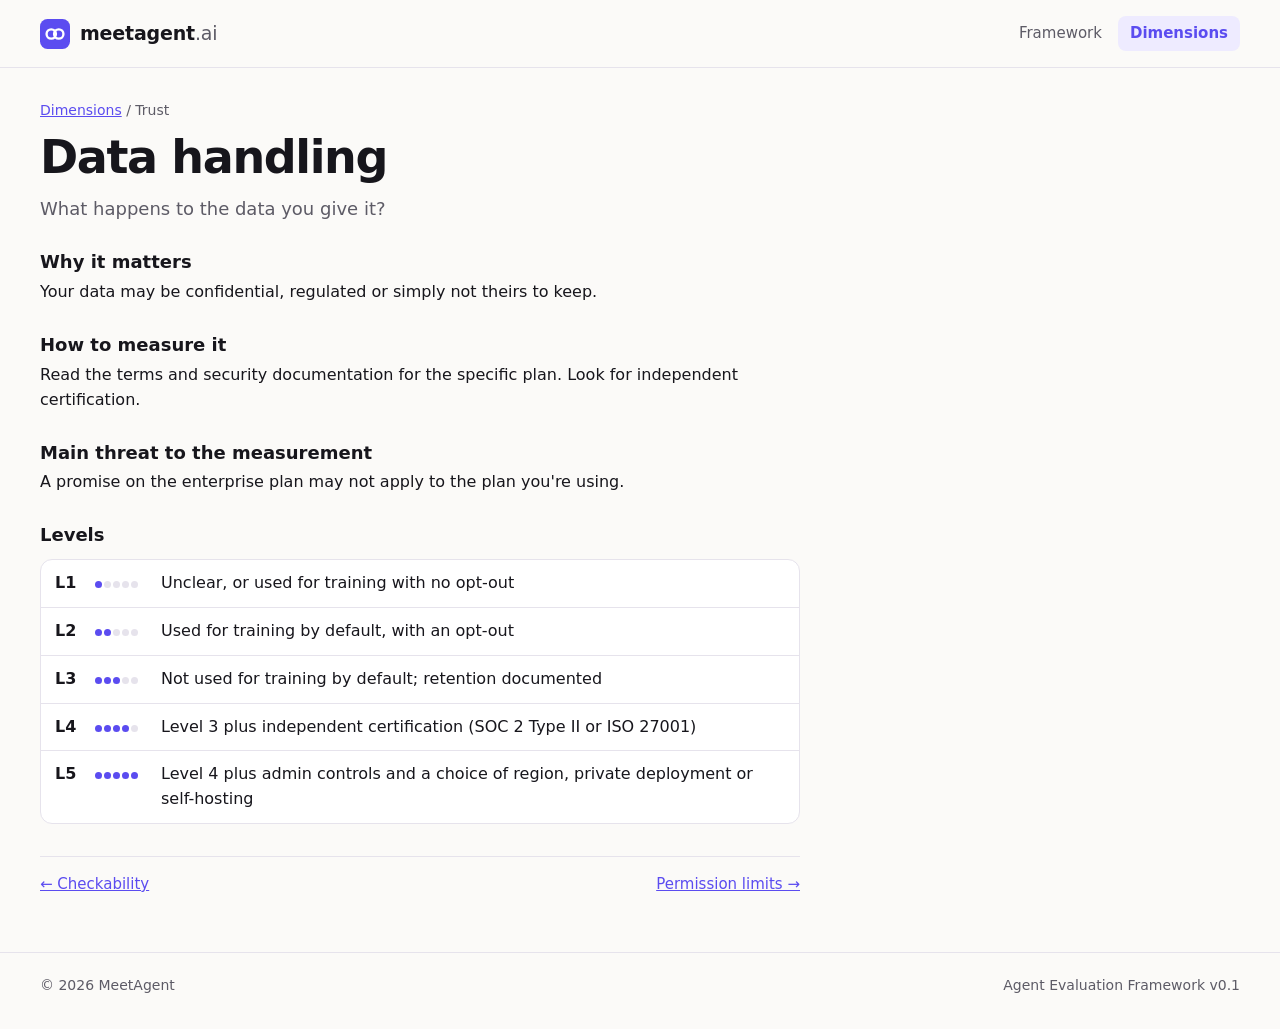
<file: dimensions/data-handling.html>
<!doctype html>
<html lang="en">
<head>
  <meta charset="utf-8">
  <meta name="viewport" content="width=device-width, initial-scale=1">
  <title>Data handling: evaluating AI agents | MeetAgent</title>
  <meta name="description" content="What happens to the data you give it? Your data may be confidential, regulated or simply not theirs to keep.">
  <meta property="og:title" content="Data handling: evaluating AI agents | MeetAgent">
  <meta property="og:description" content="What happens to the data you give it? Your data may be confidential, regulated or simply not theirs to keep.">
  <meta property="og:url" content="https://meetagent.ai/dimensions/data-handling.html">
  <meta property="og:type" content="website">
  <link rel="canonical" href="https://meetagent.ai/dimensions/data-handling.html">
  <link rel="icon" href="data:image/svg+xml,%3Csvg xmlns='http://www.w3.org/2000/svg' viewBox='0 0 32 32'%3E%3Crect width='32' height='32' rx='8' fill='%235b4cf0'/%3E%3Ccircle cx='12' cy='16' r='5' fill='none' stroke='white' stroke-width='2.5'/%3E%3Ccircle cx='20' cy='16' r='5' fill='none' stroke='white' stroke-width='2.5'/%3E%3C/svg%3E">
  <link rel="stylesheet" href="../style.css">
</head>
<body>
  <header>
    <div class="wrap">
      <a class="logo" href="../index.html" aria-label="MeetAgent home">
        <svg viewBox="0 0 32 32" aria-hidden="true"><rect width="32" height="32" rx="8" fill="var(--accent)"/><circle cx="12" cy="16" r="5" fill="none" stroke="var(--accent-ink)" stroke-width="2.5"/><circle cx="20" cy="16" r="5" fill="none" stroke="var(--accent-ink)" stroke-width="2.5"/></svg>
        <b>meetagent<span>.ai</span></b>
      </a>
      <nav aria-label="Main"><a href="../index.html">Framework</a><a href="../dimensions/index.html" aria-current="page">Dimensions</a></nav>
    </div>
  </header>
  <main class="wrap">
    <article class="dim">
      <p class="crumb"><a href="index.html">Dimensions</a> / Trust</p>
      <h1>Data handling</h1>
      <p class="lede">What happens to the data you give it?</p>
      <h2>Why it matters</h2><p>Your data may be confidential, regulated or simply not theirs to keep.</p>
      <h2>How to measure it</h2><p>Read the terms and security documentation for the specific plan. Look for independent certification.</p>
      <h2>Main threat to the measurement</h2><p>A promise on the enterprise plan may not apply to the plan you&#x27;re using.</p>
      <h2>Levels</h2>
      <ul class="levels"><li><span class="lv">L1</span><span class="dots" aria-hidden="true"><i class="on"></i><i class=""></i><i class=""></i><i class=""></i><i class=""></i></span><span>Unclear, or used for training with no opt-out</span></li><li><span class="lv">L2</span><span class="dots" aria-hidden="true"><i class="on"></i><i class="on"></i><i class=""></i><i class=""></i><i class=""></i></span><span>Used for training by default, with an opt-out</span></li><li><span class="lv">L3</span><span class="dots" aria-hidden="true"><i class="on"></i><i class="on"></i><i class="on"></i><i class=""></i><i class=""></i></span><span>Not used for training by default; retention documented</span></li><li><span class="lv">L4</span><span class="dots" aria-hidden="true"><i class="on"></i><i class="on"></i><i class="on"></i><i class="on"></i><i class=""></i></span><span>Level 3 plus independent certification (SOC 2 Type II or ISO 27001)</span></li><li><span class="lv">L5</span><span class="dots" aria-hidden="true"><i class="on"></i><i class="on"></i><i class="on"></i><i class="on"></i><i class="on"></i></span><span>Level 4 plus admin controls and a choice of region, private deployment or self-hosting</span></li></ul>
      
      <div class="pager"><a href="checkability.html">← Checkability</a><a href="permission-limits.html">Permission limits →</a></div>
    </article>
  </main>
  <footer>
    <div class="wrap">
      <span>© 2026 MeetAgent</span>
      <span>Agent Evaluation Framework v0.1</span>
    </div>
  </footer>
</body>
</html>
</file>
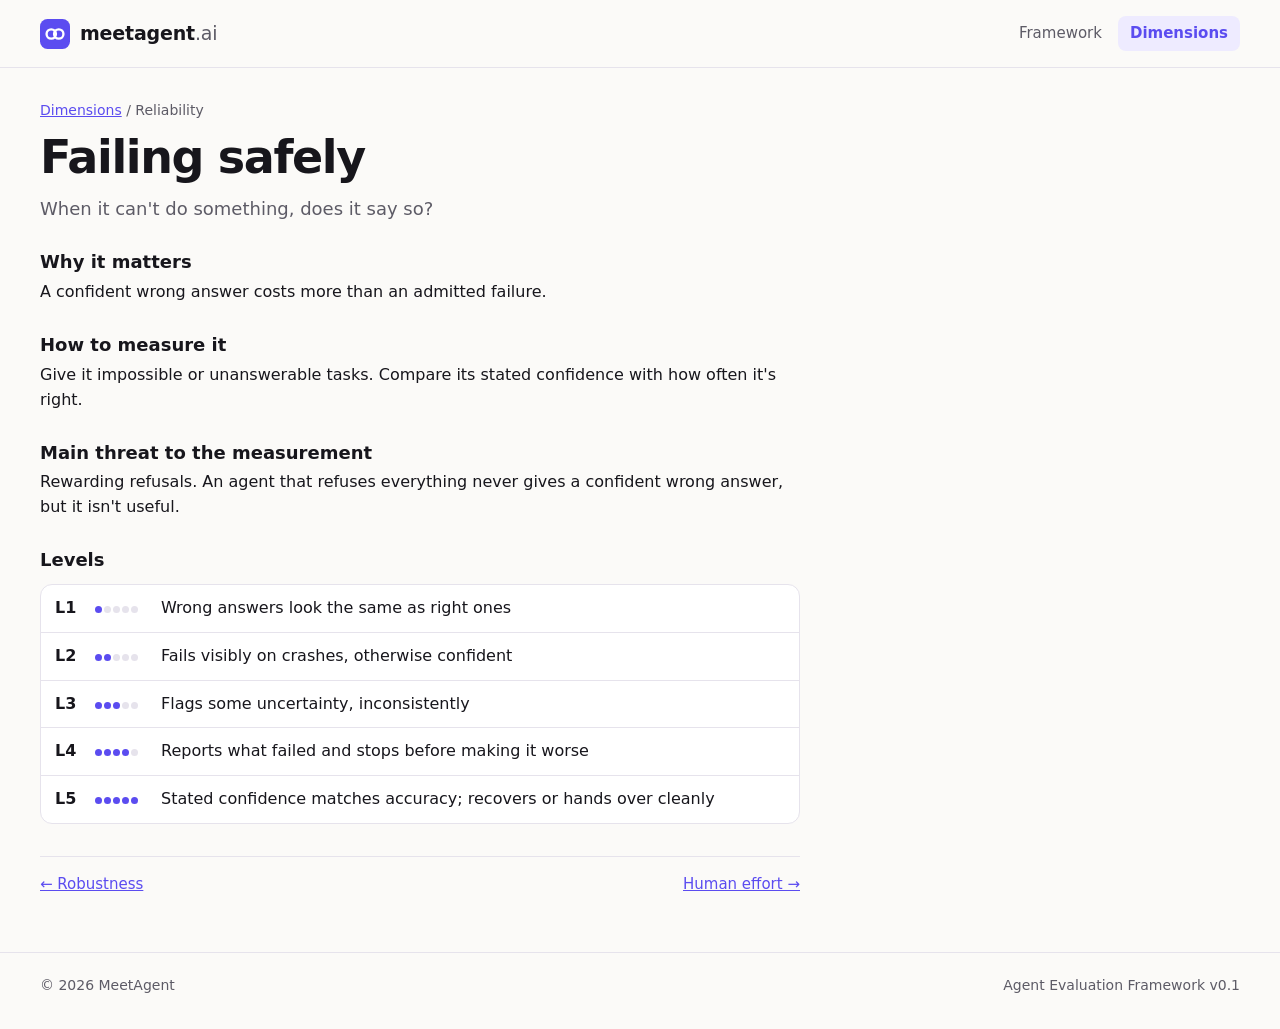
<file: dimensions/failing-safely.html>
<!doctype html>
<html lang="en">
<head>
  <meta charset="utf-8">
  <meta name="viewport" content="width=device-width, initial-scale=1">
  <title>Failing safely: evaluating AI agents | MeetAgent</title>
  <meta name="description" content="When it can&#x27;t do something, does it say so? A confident wrong answer costs more than an admitted failure.">
  <meta property="og:title" content="Failing safely: evaluating AI agents | MeetAgent">
  <meta property="og:description" content="When it can&#x27;t do something, does it say so? A confident wrong answer costs more than an admitted failure.">
  <meta property="og:url" content="https://meetagent.ai/dimensions/failing-safely.html">
  <meta property="og:type" content="website">
  <link rel="canonical" href="https://meetagent.ai/dimensions/failing-safely.html">
  <link rel="icon" href="data:image/svg+xml,%3Csvg xmlns='http://www.w3.org/2000/svg' viewBox='0 0 32 32'%3E%3Crect width='32' height='32' rx='8' fill='%235b4cf0'/%3E%3Ccircle cx='12' cy='16' r='5' fill='none' stroke='white' stroke-width='2.5'/%3E%3Ccircle cx='20' cy='16' r='5' fill='none' stroke='white' stroke-width='2.5'/%3E%3C/svg%3E">
  <link rel="stylesheet" href="../style.css">
</head>
<body>
  <header>
    <div class="wrap">
      <a class="logo" href="../index.html" aria-label="MeetAgent home">
        <svg viewBox="0 0 32 32" aria-hidden="true"><rect width="32" height="32" rx="8" fill="var(--accent)"/><circle cx="12" cy="16" r="5" fill="none" stroke="var(--accent-ink)" stroke-width="2.5"/><circle cx="20" cy="16" r="5" fill="none" stroke="var(--accent-ink)" stroke-width="2.5"/></svg>
        <b>meetagent<span>.ai</span></b>
      </a>
      <nav aria-label="Main"><a href="../index.html">Framework</a><a href="../dimensions/index.html" aria-current="page">Dimensions</a></nav>
    </div>
  </header>
  <main class="wrap">
    <article class="dim">
      <p class="crumb"><a href="index.html">Dimensions</a> / Reliability</p>
      <h1>Failing safely</h1>
      <p class="lede">When it can&#x27;t do something, does it say so?</p>
      <h2>Why it matters</h2><p>A confident wrong answer costs more than an admitted failure.</p>
      <h2>How to measure it</h2><p>Give it impossible or unanswerable tasks. Compare its stated confidence with how often it&#x27;s right.</p>
      <h2>Main threat to the measurement</h2><p>Rewarding refusals. An agent that refuses everything never gives a confident wrong answer, but it isn&#x27;t useful.</p>
      <h2>Levels</h2>
      <ul class="levels"><li><span class="lv">L1</span><span class="dots" aria-hidden="true"><i class="on"></i><i class=""></i><i class=""></i><i class=""></i><i class=""></i></span><span>Wrong answers look the same as right ones</span></li><li><span class="lv">L2</span><span class="dots" aria-hidden="true"><i class="on"></i><i class="on"></i><i class=""></i><i class=""></i><i class=""></i></span><span>Fails visibly on crashes, otherwise confident</span></li><li><span class="lv">L3</span><span class="dots" aria-hidden="true"><i class="on"></i><i class="on"></i><i class="on"></i><i class=""></i><i class=""></i></span><span>Flags some uncertainty, inconsistently</span></li><li><span class="lv">L4</span><span class="dots" aria-hidden="true"><i class="on"></i><i class="on"></i><i class="on"></i><i class="on"></i><i class=""></i></span><span>Reports what failed and stops before making it worse</span></li><li><span class="lv">L5</span><span class="dots" aria-hidden="true"><i class="on"></i><i class="on"></i><i class="on"></i><i class="on"></i><i class="on"></i></span><span>Stated confidence matches accuracy; recovers or hands over cleanly</span></li></ul>
      
      <div class="pager"><a href="robustness.html">← Robustness</a><a href="human-effort.html">Human effort →</a></div>
    </article>
  </main>
  <footer>
    <div class="wrap">
      <span>© 2026 MeetAgent</span>
      <span>Agent Evaluation Framework v0.1</span>
    </div>
  </footer>
</body>
</html>
</file>
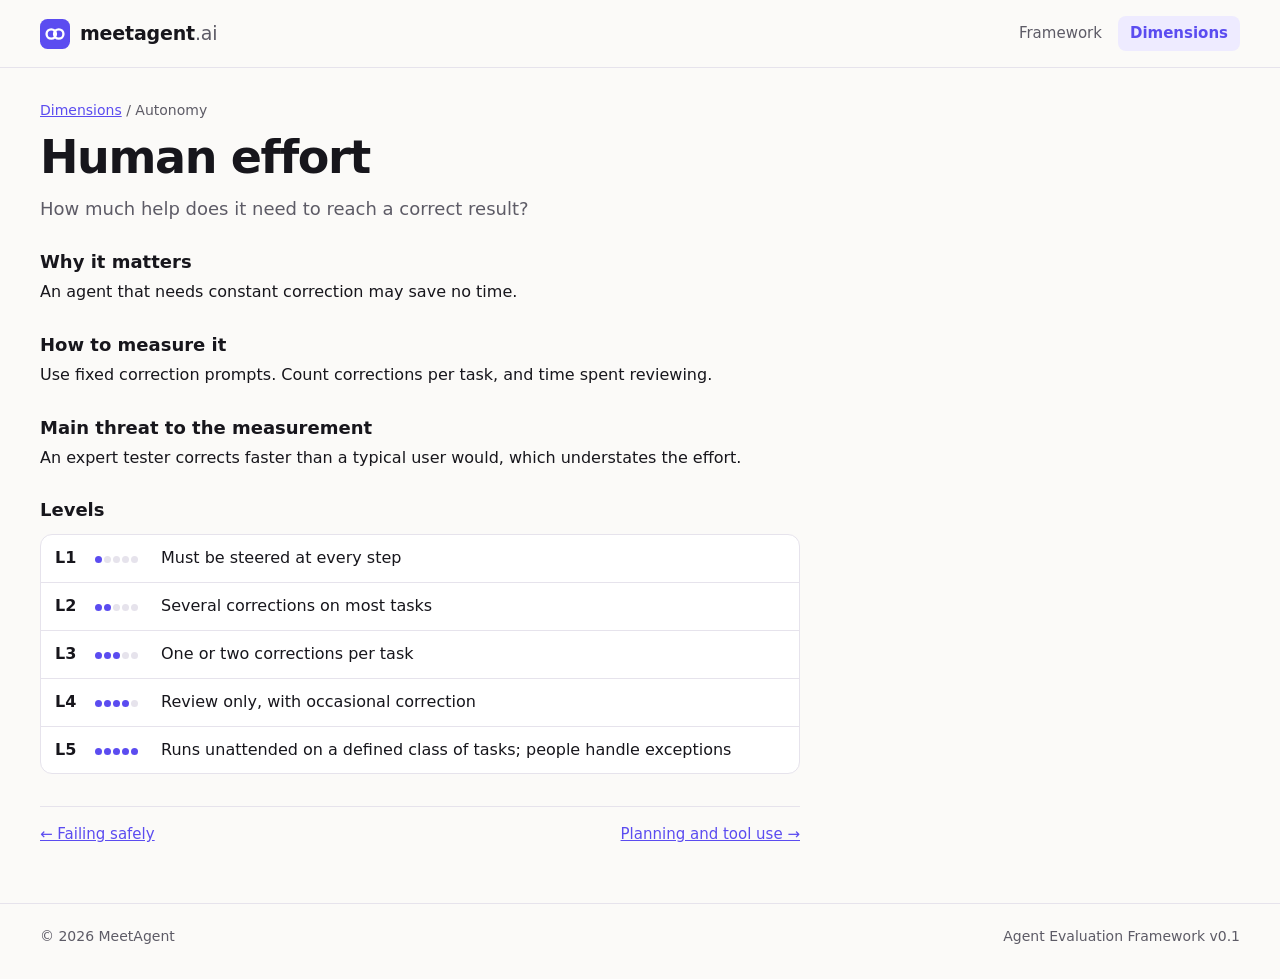
<file: dimensions/human-effort.html>
<!doctype html>
<html lang="en">
<head>
  <meta charset="utf-8">
  <meta name="viewport" content="width=device-width, initial-scale=1">
  <title>Human effort: evaluating AI agents | MeetAgent</title>
  <meta name="description" content="How much help does it need to reach a correct result? An agent that needs constant correction may save no time.">
  <meta property="og:title" content="Human effort: evaluating AI agents | MeetAgent">
  <meta property="og:description" content="How much help does it need to reach a correct result? An agent that needs constant correction may save no time.">
  <meta property="og:url" content="https://meetagent.ai/dimensions/human-effort.html">
  <meta property="og:type" content="website">
  <link rel="canonical" href="https://meetagent.ai/dimensions/human-effort.html">
  <link rel="icon" href="data:image/svg+xml,%3Csvg xmlns='http://www.w3.org/2000/svg' viewBox='0 0 32 32'%3E%3Crect width='32' height='32' rx='8' fill='%235b4cf0'/%3E%3Ccircle cx='12' cy='16' r='5' fill='none' stroke='white' stroke-width='2.5'/%3E%3Ccircle cx='20' cy='16' r='5' fill='none' stroke='white' stroke-width='2.5'/%3E%3C/svg%3E">
  <link rel="stylesheet" href="../style.css">
</head>
<body>
  <header>
    <div class="wrap">
      <a class="logo" href="../index.html" aria-label="MeetAgent home">
        <svg viewBox="0 0 32 32" aria-hidden="true"><rect width="32" height="32" rx="8" fill="var(--accent)"/><circle cx="12" cy="16" r="5" fill="none" stroke="var(--accent-ink)" stroke-width="2.5"/><circle cx="20" cy="16" r="5" fill="none" stroke="var(--accent-ink)" stroke-width="2.5"/></svg>
        <b>meetagent<span>.ai</span></b>
      </a>
      <nav aria-label="Main"><a href="../index.html">Framework</a><a href="../dimensions/index.html" aria-current="page">Dimensions</a></nav>
    </div>
  </header>
  <main class="wrap">
    <article class="dim">
      <p class="crumb"><a href="index.html">Dimensions</a> / Autonomy</p>
      <h1>Human effort</h1>
      <p class="lede">How much help does it need to reach a correct result?</p>
      <h2>Why it matters</h2><p>An agent that needs constant correction may save no time.</p>
      <h2>How to measure it</h2><p>Use fixed correction prompts. Count corrections per task, and time spent reviewing.</p>
      <h2>Main threat to the measurement</h2><p>An expert tester corrects faster than a typical user would, which understates the effort.</p>
      <h2>Levels</h2>
      <ul class="levels"><li><span class="lv">L1</span><span class="dots" aria-hidden="true"><i class="on"></i><i class=""></i><i class=""></i><i class=""></i><i class=""></i></span><span>Must be steered at every step</span></li><li><span class="lv">L2</span><span class="dots" aria-hidden="true"><i class="on"></i><i class="on"></i><i class=""></i><i class=""></i><i class=""></i></span><span>Several corrections on most tasks</span></li><li><span class="lv">L3</span><span class="dots" aria-hidden="true"><i class="on"></i><i class="on"></i><i class="on"></i><i class=""></i><i class=""></i></span><span>One or two corrections per task</span></li><li><span class="lv">L4</span><span class="dots" aria-hidden="true"><i class="on"></i><i class="on"></i><i class="on"></i><i class="on"></i><i class=""></i></span><span>Review only, with occasional correction</span></li><li><span class="lv">L5</span><span class="dots" aria-hidden="true"><i class="on"></i><i class="on"></i><i class="on"></i><i class="on"></i><i class="on"></i></span><span>Runs unattended on a defined class of tasks; people handle exceptions</span></li></ul>
      
      <div class="pager"><a href="failing-safely.html">← Failing safely</a><a href="planning-and-tool-use.html">Planning and tool use →</a></div>
    </article>
  </main>
  <footer>
    <div class="wrap">
      <span>© 2026 MeetAgent</span>
      <span>Agent Evaluation Framework v0.1</span>
    </div>
  </footer>
</body>
</html>
</file>
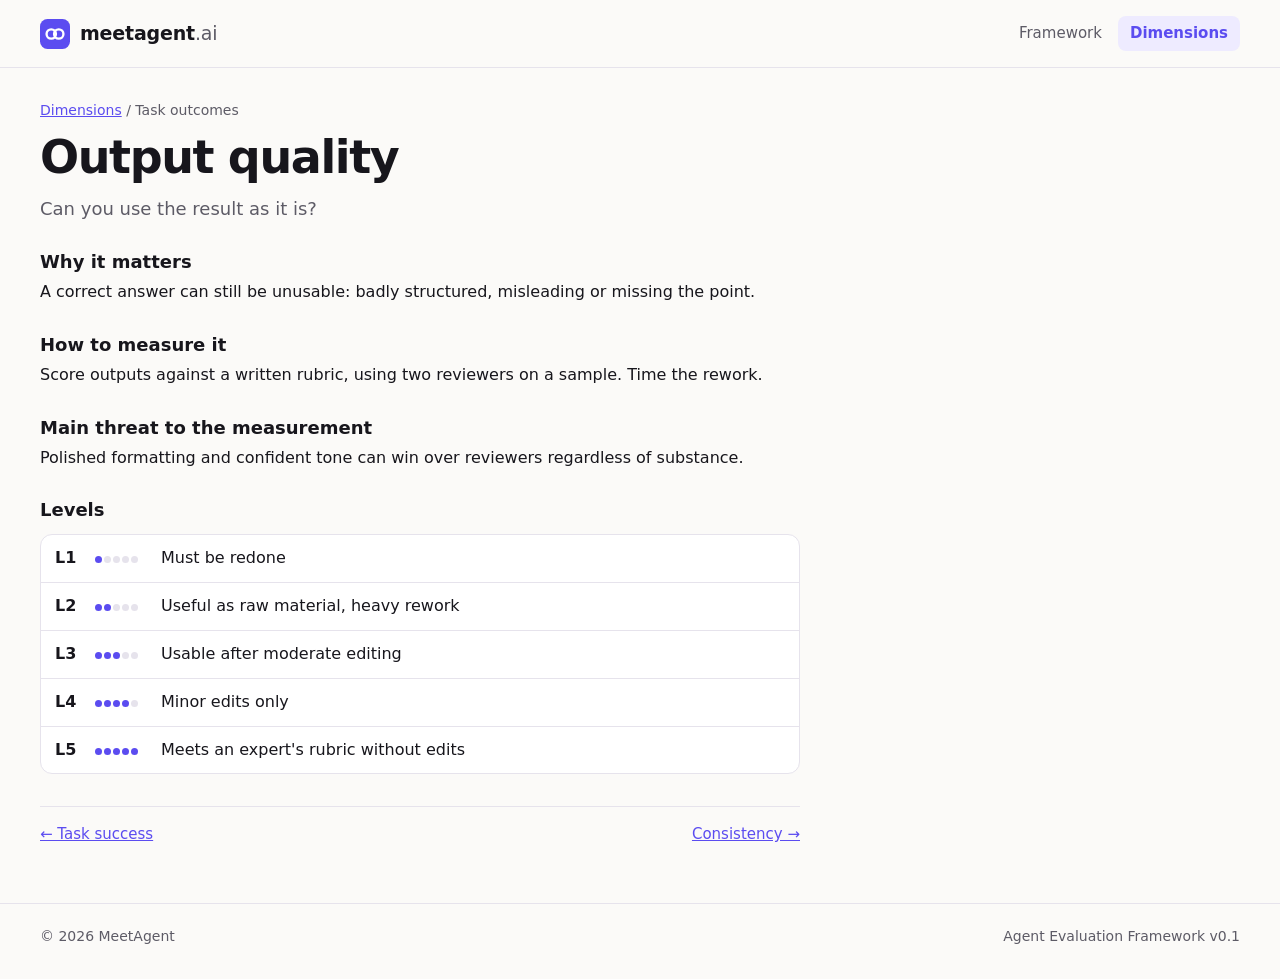
<file: dimensions/output-quality.html>
<!doctype html>
<html lang="en">
<head>
  <meta charset="utf-8">
  <meta name="viewport" content="width=device-width, initial-scale=1">
  <title>Output quality: evaluating AI agents | MeetAgent</title>
  <meta name="description" content="Can you use the result as it is? A correct answer can still be unusable: badly structured, misleading or missing the point.">
  <meta property="og:title" content="Output quality: evaluating AI agents | MeetAgent">
  <meta property="og:description" content="Can you use the result as it is? A correct answer can still be unusable: badly structured, misleading or missing the point.">
  <meta property="og:url" content="https://meetagent.ai/dimensions/output-quality.html">
  <meta property="og:type" content="website">
  <link rel="canonical" href="https://meetagent.ai/dimensions/output-quality.html">
  <link rel="icon" href="data:image/svg+xml,%3Csvg xmlns='http://www.w3.org/2000/svg' viewBox='0 0 32 32'%3E%3Crect width='32' height='32' rx='8' fill='%235b4cf0'/%3E%3Ccircle cx='12' cy='16' r='5' fill='none' stroke='white' stroke-width='2.5'/%3E%3Ccircle cx='20' cy='16' r='5' fill='none' stroke='white' stroke-width='2.5'/%3E%3C/svg%3E">
  <link rel="stylesheet" href="../style.css">
</head>
<body>
  <header>
    <div class="wrap">
      <a class="logo" href="../index.html" aria-label="MeetAgent home">
        <svg viewBox="0 0 32 32" aria-hidden="true"><rect width="32" height="32" rx="8" fill="var(--accent)"/><circle cx="12" cy="16" r="5" fill="none" stroke="var(--accent-ink)" stroke-width="2.5"/><circle cx="20" cy="16" r="5" fill="none" stroke="var(--accent-ink)" stroke-width="2.5"/></svg>
        <b>meetagent<span>.ai</span></b>
      </a>
      <nav aria-label="Main"><a href="../index.html">Framework</a><a href="../dimensions/index.html" aria-current="page">Dimensions</a></nav>
    </div>
  </header>
  <main class="wrap">
    <article class="dim">
      <p class="crumb"><a href="index.html">Dimensions</a> / Task outcomes</p>
      <h1>Output quality</h1>
      <p class="lede">Can you use the result as it is?</p>
      <h2>Why it matters</h2><p>A correct answer can still be unusable: badly structured, misleading or missing the point.</p>
      <h2>How to measure it</h2><p>Score outputs against a written rubric, using two reviewers on a sample. Time the rework.</p>
      <h2>Main threat to the measurement</h2><p>Polished formatting and confident tone can win over reviewers regardless of substance.</p>
      <h2>Levels</h2>
      <ul class="levels"><li><span class="lv">L1</span><span class="dots" aria-hidden="true"><i class="on"></i><i class=""></i><i class=""></i><i class=""></i><i class=""></i></span><span>Must be redone</span></li><li><span class="lv">L2</span><span class="dots" aria-hidden="true"><i class="on"></i><i class="on"></i><i class=""></i><i class=""></i><i class=""></i></span><span>Useful as raw material, heavy rework</span></li><li><span class="lv">L3</span><span class="dots" aria-hidden="true"><i class="on"></i><i class="on"></i><i class="on"></i><i class=""></i><i class=""></i></span><span>Usable after moderate editing</span></li><li><span class="lv">L4</span><span class="dots" aria-hidden="true"><i class="on"></i><i class="on"></i><i class="on"></i><i class="on"></i><i class=""></i></span><span>Minor edits only</span></li><li><span class="lv">L5</span><span class="dots" aria-hidden="true"><i class="on"></i><i class="on"></i><i class="on"></i><i class="on"></i><i class="on"></i></span><span>Meets an expert&#x27;s rubric without edits</span></li></ul>
      
      <div class="pager"><a href="task-success.html">← Task success</a><a href="consistency.html">Consistency →</a></div>
    </article>
  </main>
  <footer>
    <div class="wrap">
      <span>© 2026 MeetAgent</span>
      <span>Agent Evaluation Framework v0.1</span>
    </div>
  </footer>
</body>
</html>
</file>
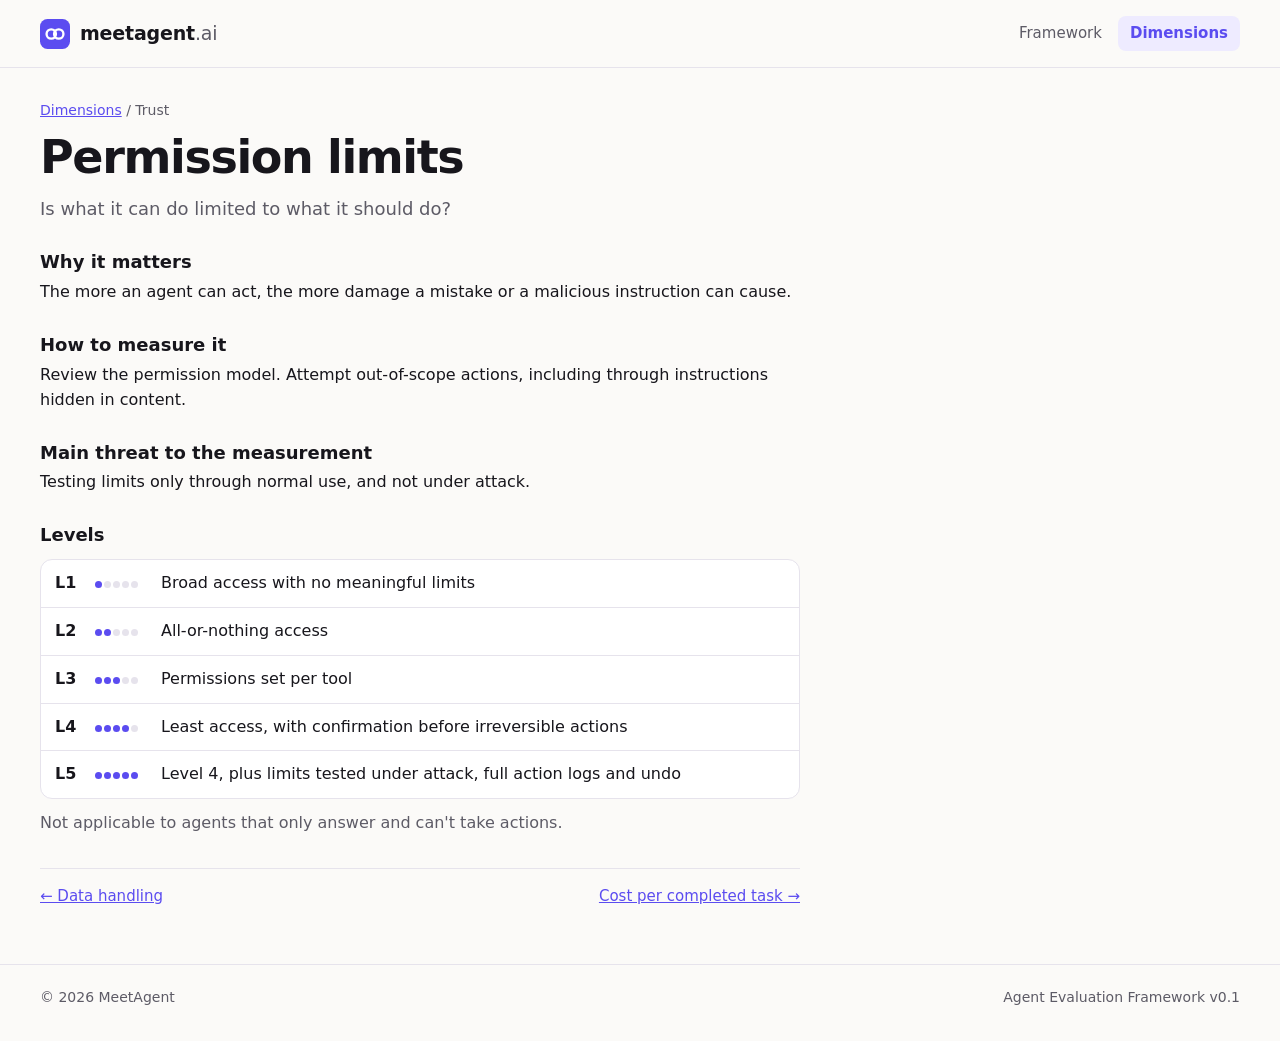
<file: dimensions/permission-limits.html>
<!doctype html>
<html lang="en">
<head>
  <meta charset="utf-8">
  <meta name="viewport" content="width=device-width, initial-scale=1">
  <title>Permission limits: evaluating AI agents | MeetAgent</title>
  <meta name="description" content="Is what it can do limited to what it should do? The more an agent can act, the more damage a mistake or a malicious instruction can cause.">
  <meta property="og:title" content="Permission limits: evaluating AI agents | MeetAgent">
  <meta property="og:description" content="Is what it can do limited to what it should do? The more an agent can act, the more damage a mistake or a malicious instruction can cause.">
  <meta property="og:url" content="https://meetagent.ai/dimensions/permission-limits.html">
  <meta property="og:type" content="website">
  <link rel="canonical" href="https://meetagent.ai/dimensions/permission-limits.html">
  <link rel="icon" href="data:image/svg+xml,%3Csvg xmlns='http://www.w3.org/2000/svg' viewBox='0 0 32 32'%3E%3Crect width='32' height='32' rx='8' fill='%235b4cf0'/%3E%3Ccircle cx='12' cy='16' r='5' fill='none' stroke='white' stroke-width='2.5'/%3E%3Ccircle cx='20' cy='16' r='5' fill='none' stroke='white' stroke-width='2.5'/%3E%3C/svg%3E">
  <link rel="stylesheet" href="../style.css">
</head>
<body>
  <header>
    <div class="wrap">
      <a class="logo" href="../index.html" aria-label="MeetAgent home">
        <svg viewBox="0 0 32 32" aria-hidden="true"><rect width="32" height="32" rx="8" fill="var(--accent)"/><circle cx="12" cy="16" r="5" fill="none" stroke="var(--accent-ink)" stroke-width="2.5"/><circle cx="20" cy="16" r="5" fill="none" stroke="var(--accent-ink)" stroke-width="2.5"/></svg>
        <b>meetagent<span>.ai</span></b>
      </a>
      <nav aria-label="Main"><a href="../index.html">Framework</a><a href="../dimensions/index.html" aria-current="page">Dimensions</a></nav>
    </div>
  </header>
  <main class="wrap">
    <article class="dim">
      <p class="crumb"><a href="index.html">Dimensions</a> / Trust</p>
      <h1>Permission limits</h1>
      <p class="lede">Is what it can do limited to what it should do?</p>
      <h2>Why it matters</h2><p>The more an agent can act, the more damage a mistake or a malicious instruction can cause.</p>
      <h2>How to measure it</h2><p>Review the permission model. Attempt out-of-scope actions, including through instructions hidden in content.</p>
      <h2>Main threat to the measurement</h2><p>Testing limits only through normal use, and not under attack.</p>
      <h2>Levels</h2>
      <ul class="levels"><li><span class="lv">L1</span><span class="dots" aria-hidden="true"><i class="on"></i><i class=""></i><i class=""></i><i class=""></i><i class=""></i></span><span>Broad access with no meaningful limits</span></li><li><span class="lv">L2</span><span class="dots" aria-hidden="true"><i class="on"></i><i class="on"></i><i class=""></i><i class=""></i><i class=""></i></span><span>All-or-nothing access</span></li><li><span class="lv">L3</span><span class="dots" aria-hidden="true"><i class="on"></i><i class="on"></i><i class="on"></i><i class=""></i><i class=""></i></span><span>Permissions set per tool</span></li><li><span class="lv">L4</span><span class="dots" aria-hidden="true"><i class="on"></i><i class="on"></i><i class="on"></i><i class="on"></i><i class=""></i></span><span>Least access, with confirmation before irreversible actions</span></li><li><span class="lv">L5</span><span class="dots" aria-hidden="true"><i class="on"></i><i class="on"></i><i class="on"></i><i class="on"></i><i class="on"></i></span><span>Level 4, plus limits tested under attack, full action logs and undo</span></li></ul>
      <p class="muted">Not applicable to agents that only answer and can&#x27;t take actions.</p>
      <div class="pager"><a href="data-handling.html">← Data handling</a><a href="cost-per-completed-task.html">Cost per completed task →</a></div>
    </article>
  </main>
  <footer>
    <div class="wrap">
      <span>© 2026 MeetAgent</span>
      <span>Agent Evaluation Framework v0.1</span>
    </div>
  </footer>
</body>
</html>
</file>
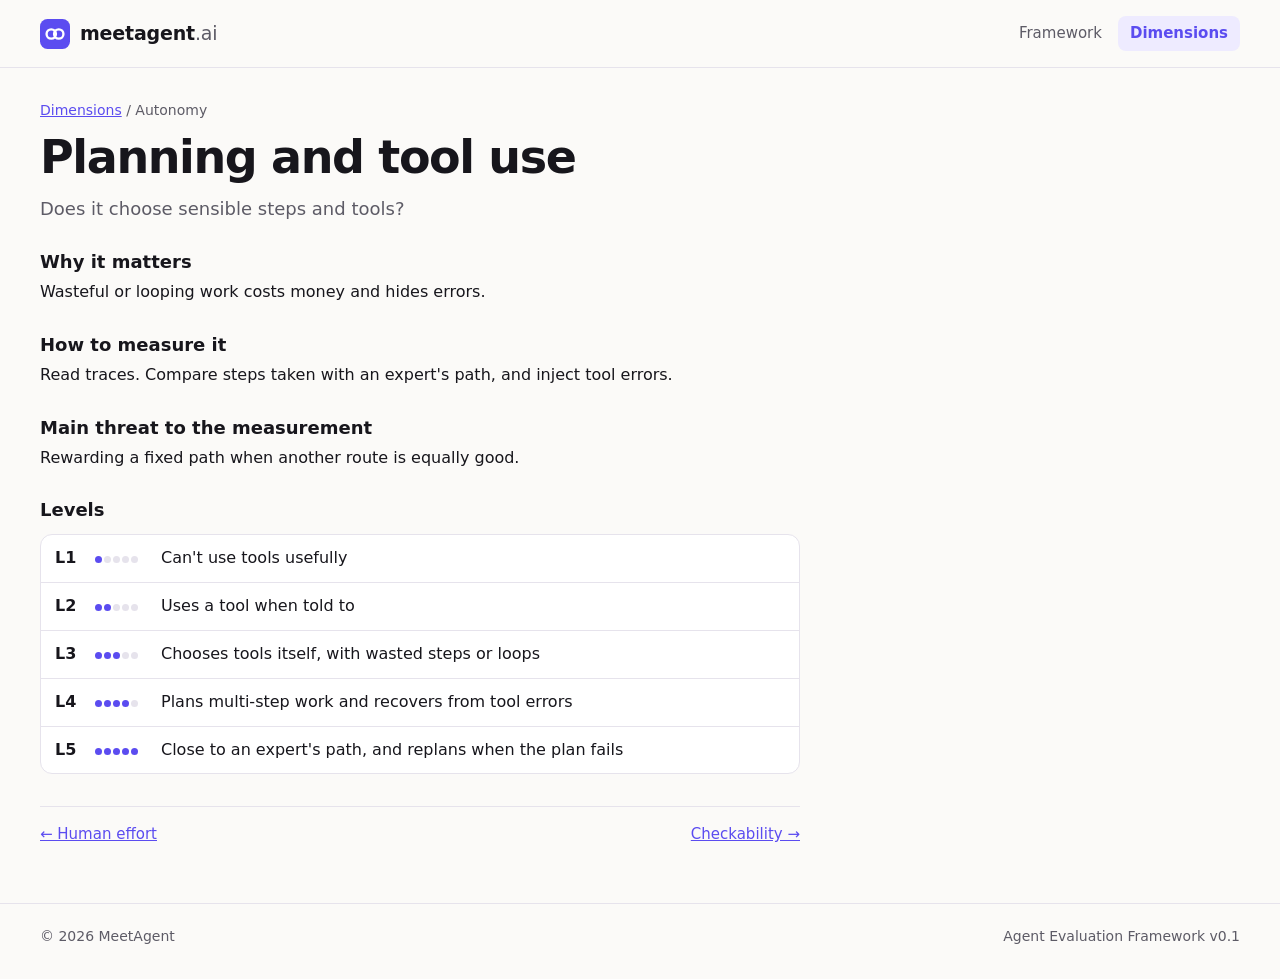
<file: dimensions/planning-and-tool-use.html>
<!doctype html>
<html lang="en">
<head>
  <meta charset="utf-8">
  <meta name="viewport" content="width=device-width, initial-scale=1">
  <title>Planning and tool use: evaluating AI agents | MeetAgent</title>
  <meta name="description" content="Does it choose sensible steps and tools? Wasteful or looping work costs money and hides errors.">
  <meta property="og:title" content="Planning and tool use: evaluating AI agents | MeetAgent">
  <meta property="og:description" content="Does it choose sensible steps and tools? Wasteful or looping work costs money and hides errors.">
  <meta property="og:url" content="https://meetagent.ai/dimensions/planning-and-tool-use.html">
  <meta property="og:type" content="website">
  <link rel="canonical" href="https://meetagent.ai/dimensions/planning-and-tool-use.html">
  <link rel="icon" href="data:image/svg+xml,%3Csvg xmlns='http://www.w3.org/2000/svg' viewBox='0 0 32 32'%3E%3Crect width='32' height='32' rx='8' fill='%235b4cf0'/%3E%3Ccircle cx='12' cy='16' r='5' fill='none' stroke='white' stroke-width='2.5'/%3E%3Ccircle cx='20' cy='16' r='5' fill='none' stroke='white' stroke-width='2.5'/%3E%3C/svg%3E">
  <link rel="stylesheet" href="../style.css">
</head>
<body>
  <header>
    <div class="wrap">
      <a class="logo" href="../index.html" aria-label="MeetAgent home">
        <svg viewBox="0 0 32 32" aria-hidden="true"><rect width="32" height="32" rx="8" fill="var(--accent)"/><circle cx="12" cy="16" r="5" fill="none" stroke="var(--accent-ink)" stroke-width="2.5"/><circle cx="20" cy="16" r="5" fill="none" stroke="var(--accent-ink)" stroke-width="2.5"/></svg>
        <b>meetagent<span>.ai</span></b>
      </a>
      <nav aria-label="Main"><a href="../index.html">Framework</a><a href="../dimensions/index.html" aria-current="page">Dimensions</a></nav>
    </div>
  </header>
  <main class="wrap">
    <article class="dim">
      <p class="crumb"><a href="index.html">Dimensions</a> / Autonomy</p>
      <h1>Planning and tool use</h1>
      <p class="lede">Does it choose sensible steps and tools?</p>
      <h2>Why it matters</h2><p>Wasteful or looping work costs money and hides errors.</p>
      <h2>How to measure it</h2><p>Read traces. Compare steps taken with an expert&#x27;s path, and inject tool errors.</p>
      <h2>Main threat to the measurement</h2><p>Rewarding a fixed path when another route is equally good.</p>
      <h2>Levels</h2>
      <ul class="levels"><li><span class="lv">L1</span><span class="dots" aria-hidden="true"><i class="on"></i><i class=""></i><i class=""></i><i class=""></i><i class=""></i></span><span>Can&#x27;t use tools usefully</span></li><li><span class="lv">L2</span><span class="dots" aria-hidden="true"><i class="on"></i><i class="on"></i><i class=""></i><i class=""></i><i class=""></i></span><span>Uses a tool when told to</span></li><li><span class="lv">L3</span><span class="dots" aria-hidden="true"><i class="on"></i><i class="on"></i><i class="on"></i><i class=""></i><i class=""></i></span><span>Chooses tools itself, with wasted steps or loops</span></li><li><span class="lv">L4</span><span class="dots" aria-hidden="true"><i class="on"></i><i class="on"></i><i class="on"></i><i class="on"></i><i class=""></i></span><span>Plans multi-step work and recovers from tool errors</span></li><li><span class="lv">L5</span><span class="dots" aria-hidden="true"><i class="on"></i><i class="on"></i><i class="on"></i><i class="on"></i><i class="on"></i></span><span>Close to an expert&#x27;s path, and replans when the plan fails</span></li></ul>
      
      <div class="pager"><a href="human-effort.html">← Human effort</a><a href="checkability.html">Checkability →</a></div>
    </article>
  </main>
  <footer>
    <div class="wrap">
      <span>© 2026 MeetAgent</span>
      <span>Agent Evaluation Framework v0.1</span>
    </div>
  </footer>
</body>
</html>
</file>
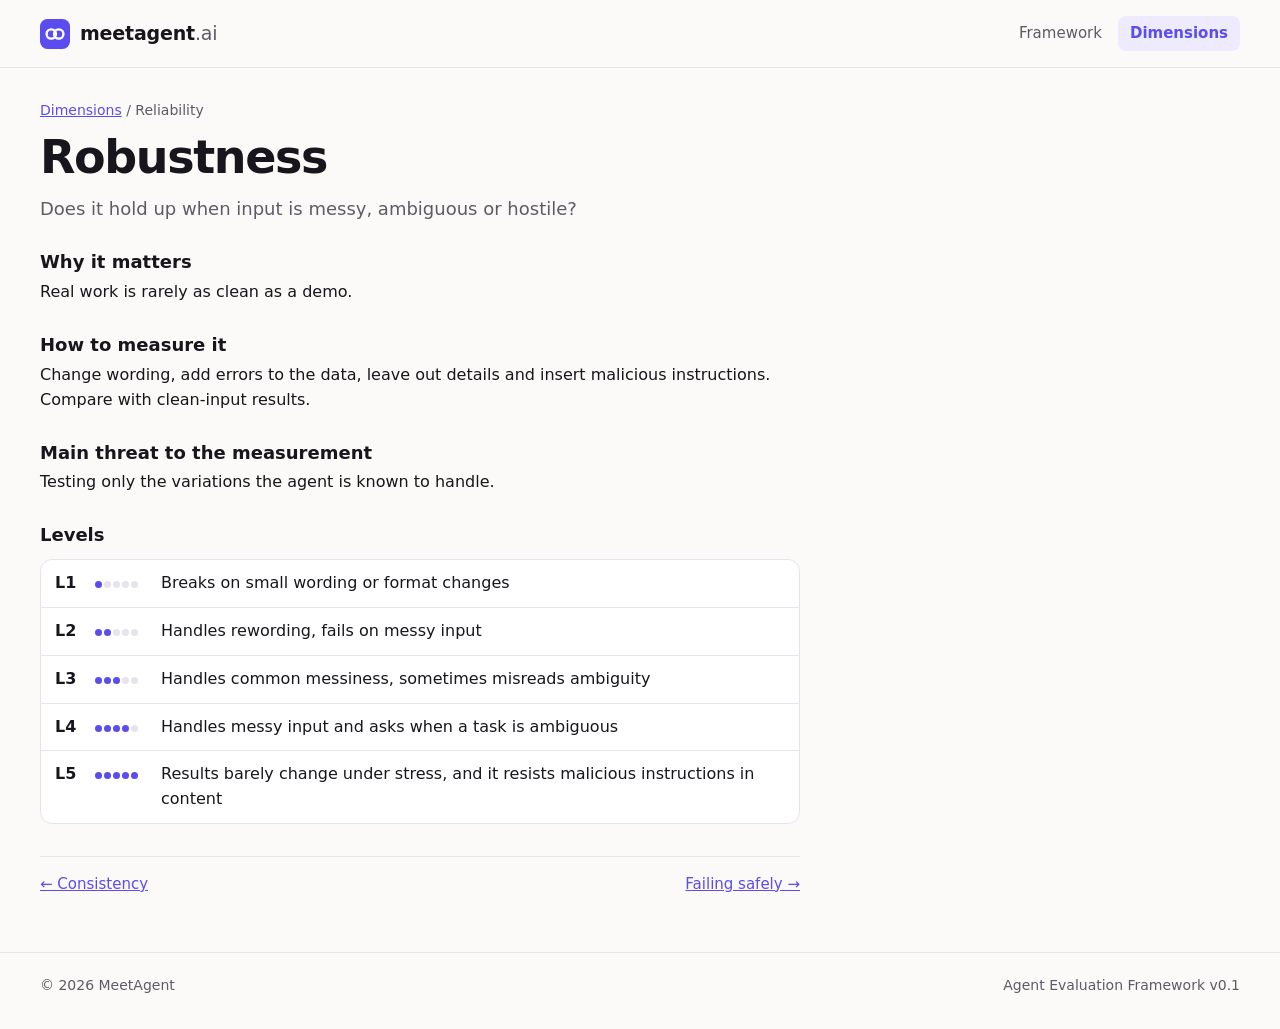
<file: dimensions/robustness.html>
<!doctype html>
<html lang="en">
<head>
  <meta charset="utf-8">
  <meta name="viewport" content="width=device-width, initial-scale=1">
  <title>Robustness: evaluating AI agents | MeetAgent</title>
  <meta name="description" content="Does it hold up when input is messy, ambiguous or hostile? Real work is rarely as clean as a demo.">
  <meta property="og:title" content="Robustness: evaluating AI agents | MeetAgent">
  <meta property="og:description" content="Does it hold up when input is messy, ambiguous or hostile? Real work is rarely as clean as a demo.">
  <meta property="og:url" content="https://meetagent.ai/dimensions/robustness.html">
  <meta property="og:type" content="website">
  <link rel="canonical" href="https://meetagent.ai/dimensions/robustness.html">
  <link rel="icon" href="data:image/svg+xml,%3Csvg xmlns='http://www.w3.org/2000/svg' viewBox='0 0 32 32'%3E%3Crect width='32' height='32' rx='8' fill='%235b4cf0'/%3E%3Ccircle cx='12' cy='16' r='5' fill='none' stroke='white' stroke-width='2.5'/%3E%3Ccircle cx='20' cy='16' r='5' fill='none' stroke='white' stroke-width='2.5'/%3E%3C/svg%3E">
  <link rel="stylesheet" href="../style.css">
</head>
<body>
  <header>
    <div class="wrap">
      <a class="logo" href="../index.html" aria-label="MeetAgent home">
        <svg viewBox="0 0 32 32" aria-hidden="true"><rect width="32" height="32" rx="8" fill="var(--accent)"/><circle cx="12" cy="16" r="5" fill="none" stroke="var(--accent-ink)" stroke-width="2.5"/><circle cx="20" cy="16" r="5" fill="none" stroke="var(--accent-ink)" stroke-width="2.5"/></svg>
        <b>meetagent<span>.ai</span></b>
      </a>
      <nav aria-label="Main"><a href="../index.html">Framework</a><a href="../dimensions/index.html" aria-current="page">Dimensions</a></nav>
    </div>
  </header>
  <main class="wrap">
    <article class="dim">
      <p class="crumb"><a href="index.html">Dimensions</a> / Reliability</p>
      <h1>Robustness</h1>
      <p class="lede">Does it hold up when input is messy, ambiguous or hostile?</p>
      <h2>Why it matters</h2><p>Real work is rarely as clean as a demo.</p>
      <h2>How to measure it</h2><p>Change wording, add errors to the data, leave out details and insert malicious instructions. Compare with clean-input results.</p>
      <h2>Main threat to the measurement</h2><p>Testing only the variations the agent is known to handle.</p>
      <h2>Levels</h2>
      <ul class="levels"><li><span class="lv">L1</span><span class="dots" aria-hidden="true"><i class="on"></i><i class=""></i><i class=""></i><i class=""></i><i class=""></i></span><span>Breaks on small wording or format changes</span></li><li><span class="lv">L2</span><span class="dots" aria-hidden="true"><i class="on"></i><i class="on"></i><i class=""></i><i class=""></i><i class=""></i></span><span>Handles rewording, fails on messy input</span></li><li><span class="lv">L3</span><span class="dots" aria-hidden="true"><i class="on"></i><i class="on"></i><i class="on"></i><i class=""></i><i class=""></i></span><span>Handles common messiness, sometimes misreads ambiguity</span></li><li><span class="lv">L4</span><span class="dots" aria-hidden="true"><i class="on"></i><i class="on"></i><i class="on"></i><i class="on"></i><i class=""></i></span><span>Handles messy input and asks when a task is ambiguous</span></li><li><span class="lv">L5</span><span class="dots" aria-hidden="true"><i class="on"></i><i class="on"></i><i class="on"></i><i class="on"></i><i class="on"></i></span><span>Results barely change under stress, and it resists malicious instructions in content</span></li></ul>
      
      <div class="pager"><a href="consistency.html">← Consistency</a><a href="failing-safely.html">Failing safely →</a></div>
    </article>
  </main>
  <footer>
    <div class="wrap">
      <span>© 2026 MeetAgent</span>
      <span>Agent Evaluation Framework v0.1</span>
    </div>
  </footer>
</body>
</html>
</file>
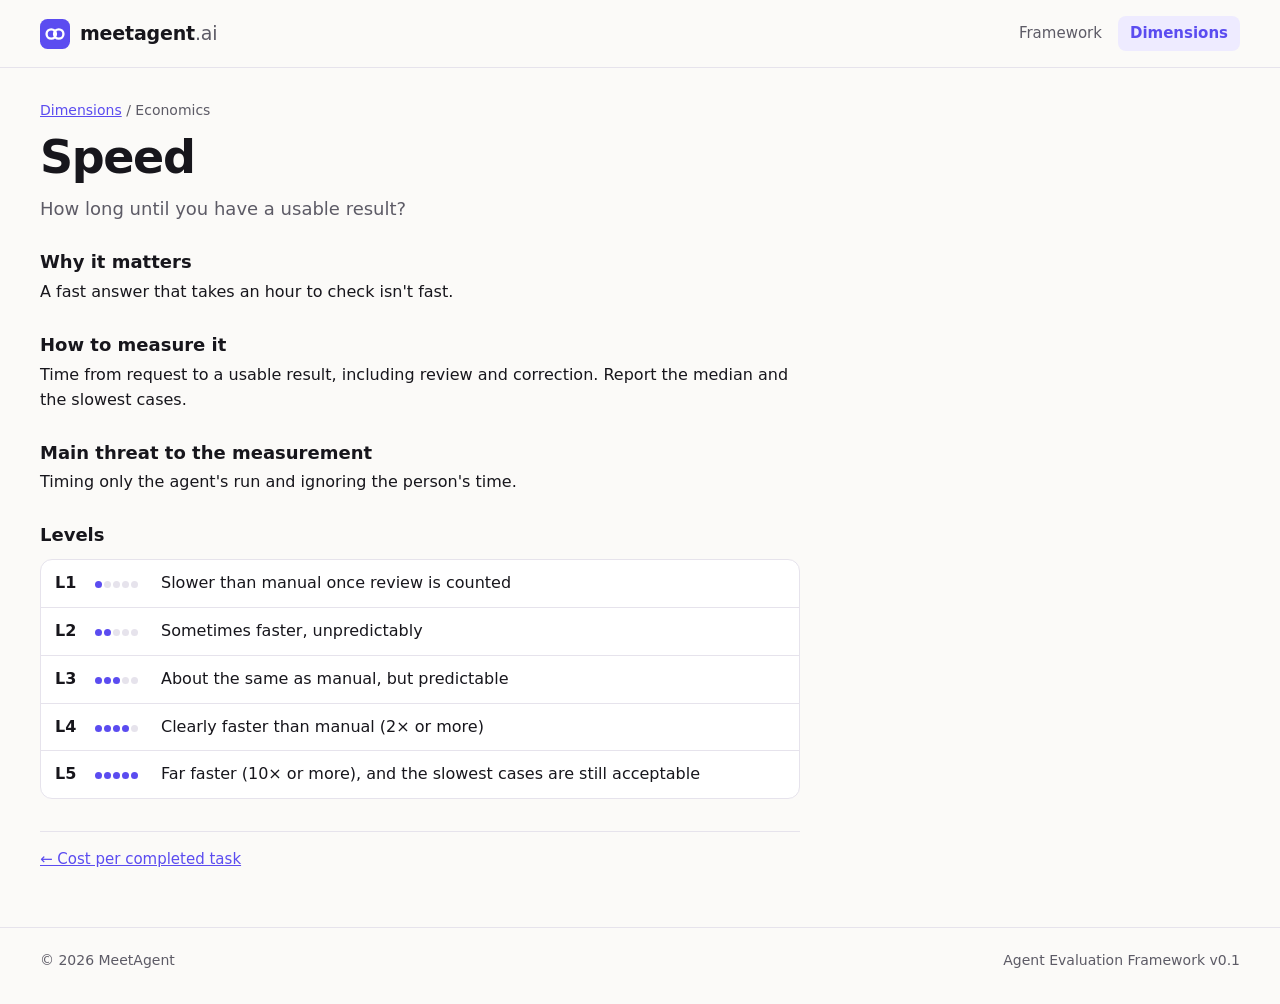
<file: dimensions/speed.html>
<!doctype html>
<html lang="en">
<head>
  <meta charset="utf-8">
  <meta name="viewport" content="width=device-width, initial-scale=1">
  <title>Speed: evaluating AI agents | MeetAgent</title>
  <meta name="description" content="How long until you have a usable result? A fast answer that takes an hour to check isn&#x27;t fast.">
  <meta property="og:title" content="Speed: evaluating AI agents | MeetAgent">
  <meta property="og:description" content="How long until you have a usable result? A fast answer that takes an hour to check isn&#x27;t fast.">
  <meta property="og:url" content="https://meetagent.ai/dimensions/speed.html">
  <meta property="og:type" content="website">
  <link rel="canonical" href="https://meetagent.ai/dimensions/speed.html">
  <link rel="icon" href="data:image/svg+xml,%3Csvg xmlns='http://www.w3.org/2000/svg' viewBox='0 0 32 32'%3E%3Crect width='32' height='32' rx='8' fill='%235b4cf0'/%3E%3Ccircle cx='12' cy='16' r='5' fill='none' stroke='white' stroke-width='2.5'/%3E%3Ccircle cx='20' cy='16' r='5' fill='none' stroke='white' stroke-width='2.5'/%3E%3C/svg%3E">
  <link rel="stylesheet" href="../style.css">
</head>
<body>
  <header>
    <div class="wrap">
      <a class="logo" href="../index.html" aria-label="MeetAgent home">
        <svg viewBox="0 0 32 32" aria-hidden="true"><rect width="32" height="32" rx="8" fill="var(--accent)"/><circle cx="12" cy="16" r="5" fill="none" stroke="var(--accent-ink)" stroke-width="2.5"/><circle cx="20" cy="16" r="5" fill="none" stroke="var(--accent-ink)" stroke-width="2.5"/></svg>
        <b>meetagent<span>.ai</span></b>
      </a>
      <nav aria-label="Main"><a href="../index.html">Framework</a><a href="../dimensions/index.html" aria-current="page">Dimensions</a></nav>
    </div>
  </header>
  <main class="wrap">
    <article class="dim">
      <p class="crumb"><a href="index.html">Dimensions</a> / Economics</p>
      <h1>Speed</h1>
      <p class="lede">How long until you have a usable result?</p>
      <h2>Why it matters</h2><p>A fast answer that takes an hour to check isn&#x27;t fast.</p>
      <h2>How to measure it</h2><p>Time from request to a usable result, including review and correction. Report the median and the slowest cases.</p>
      <h2>Main threat to the measurement</h2><p>Timing only the agent&#x27;s run and ignoring the person&#x27;s time.</p>
      <h2>Levels</h2>
      <ul class="levels"><li><span class="lv">L1</span><span class="dots" aria-hidden="true"><i class="on"></i><i class=""></i><i class=""></i><i class=""></i><i class=""></i></span><span>Slower than manual once review is counted</span></li><li><span class="lv">L2</span><span class="dots" aria-hidden="true"><i class="on"></i><i class="on"></i><i class=""></i><i class=""></i><i class=""></i></span><span>Sometimes faster, unpredictably</span></li><li><span class="lv">L3</span><span class="dots" aria-hidden="true"><i class="on"></i><i class="on"></i><i class="on"></i><i class=""></i><i class=""></i></span><span>About the same as manual, but predictable</span></li><li><span class="lv">L4</span><span class="dots" aria-hidden="true"><i class="on"></i><i class="on"></i><i class="on"></i><i class="on"></i><i class=""></i></span><span>Clearly faster than manual (2× or more)</span></li><li><span class="lv">L5</span><span class="dots" aria-hidden="true"><i class="on"></i><i class="on"></i><i class="on"></i><i class="on"></i><i class="on"></i></span><span>Far faster (10× or more), and the slowest cases are still acceptable</span></li></ul>
      
      <div class="pager"><a href="cost-per-completed-task.html">← Cost per completed task</a><span></span></div>
    </article>
  </main>
  <footer>
    <div class="wrap">
      <span>© 2026 MeetAgent</span>
      <span>Agent Evaluation Framework v0.1</span>
    </div>
  </footer>
</body>
</html>
</file>
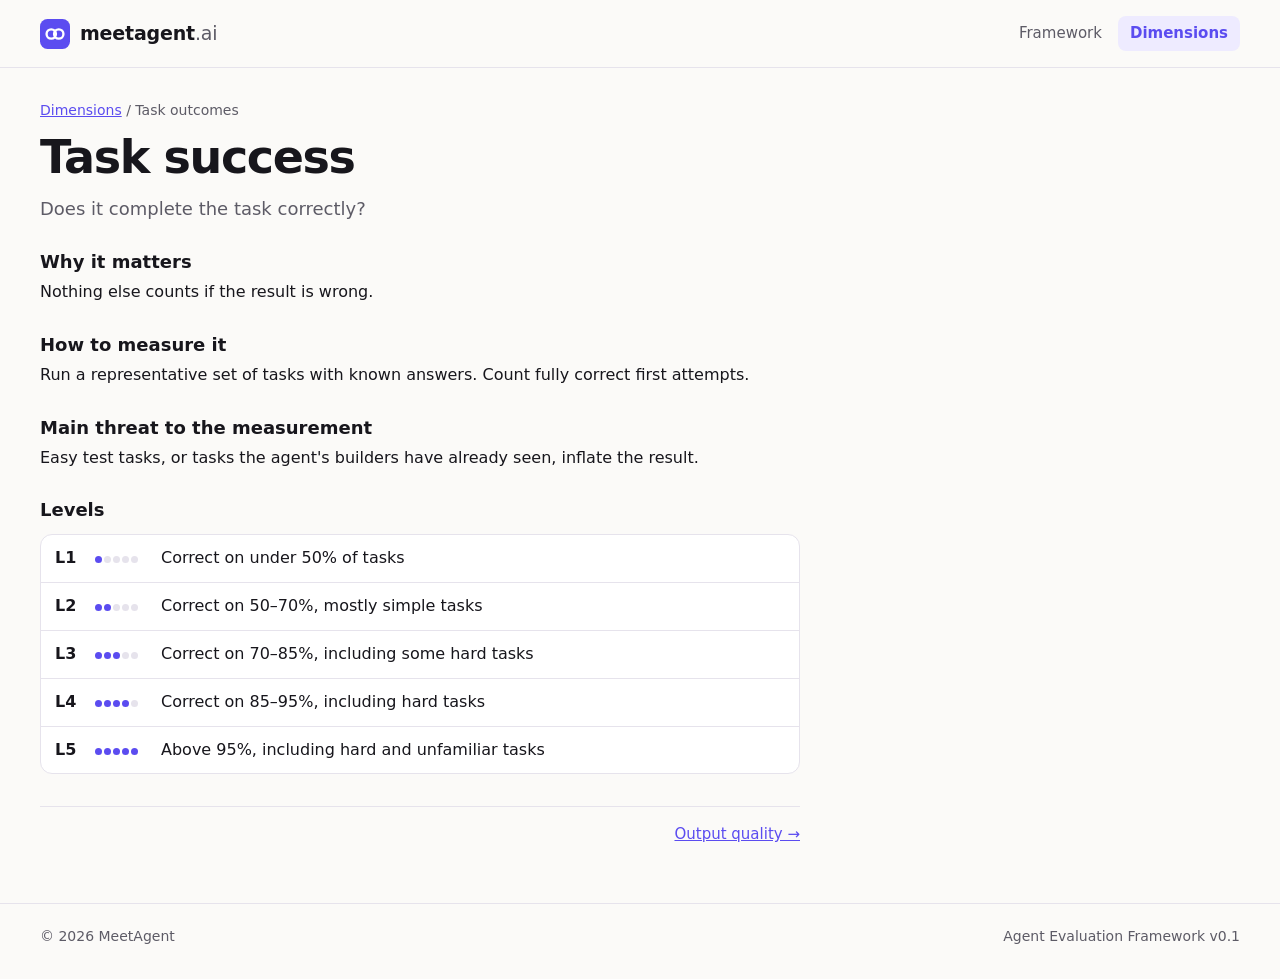
<file: dimensions/task-success.html>
<!doctype html>
<html lang="en">
<head>
  <meta charset="utf-8">
  <meta name="viewport" content="width=device-width, initial-scale=1">
  <title>Task success: evaluating AI agents | MeetAgent</title>
  <meta name="description" content="Does it complete the task correctly? Nothing else counts if the result is wrong.">
  <meta property="og:title" content="Task success: evaluating AI agents | MeetAgent">
  <meta property="og:description" content="Does it complete the task correctly? Nothing else counts if the result is wrong.">
  <meta property="og:url" content="https://meetagent.ai/dimensions/task-success.html">
  <meta property="og:type" content="website">
  <link rel="canonical" href="https://meetagent.ai/dimensions/task-success.html">
  <link rel="icon" href="data:image/svg+xml,%3Csvg xmlns='http://www.w3.org/2000/svg' viewBox='0 0 32 32'%3E%3Crect width='32' height='32' rx='8' fill='%235b4cf0'/%3E%3Ccircle cx='12' cy='16' r='5' fill='none' stroke='white' stroke-width='2.5'/%3E%3Ccircle cx='20' cy='16' r='5' fill='none' stroke='white' stroke-width='2.5'/%3E%3C/svg%3E">
  <link rel="stylesheet" href="../style.css">
</head>
<body>
  <header>
    <div class="wrap">
      <a class="logo" href="../index.html" aria-label="MeetAgent home">
        <svg viewBox="0 0 32 32" aria-hidden="true"><rect width="32" height="32" rx="8" fill="var(--accent)"/><circle cx="12" cy="16" r="5" fill="none" stroke="var(--accent-ink)" stroke-width="2.5"/><circle cx="20" cy="16" r="5" fill="none" stroke="var(--accent-ink)" stroke-width="2.5"/></svg>
        <b>meetagent<span>.ai</span></b>
      </a>
      <nav aria-label="Main"><a href="../index.html">Framework</a><a href="../dimensions/index.html" aria-current="page">Dimensions</a></nav>
    </div>
  </header>
  <main class="wrap">
    <article class="dim">
      <p class="crumb"><a href="index.html">Dimensions</a> / Task outcomes</p>
      <h1>Task success</h1>
      <p class="lede">Does it complete the task correctly?</p>
      <h2>Why it matters</h2><p>Nothing else counts if the result is wrong.</p>
      <h2>How to measure it</h2><p>Run a representative set of tasks with known answers. Count fully correct first attempts.</p>
      <h2>Main threat to the measurement</h2><p>Easy test tasks, or tasks the agent&#x27;s builders have already seen, inflate the result.</p>
      <h2>Levels</h2>
      <ul class="levels"><li><span class="lv">L1</span><span class="dots" aria-hidden="true"><i class="on"></i><i class=""></i><i class=""></i><i class=""></i><i class=""></i></span><span>Correct on under 50% of tasks</span></li><li><span class="lv">L2</span><span class="dots" aria-hidden="true"><i class="on"></i><i class="on"></i><i class=""></i><i class=""></i><i class=""></i></span><span>Correct on 50–70%, mostly simple tasks</span></li><li><span class="lv">L3</span><span class="dots" aria-hidden="true"><i class="on"></i><i class="on"></i><i class="on"></i><i class=""></i><i class=""></i></span><span>Correct on 70–85%, including some hard tasks</span></li><li><span class="lv">L4</span><span class="dots" aria-hidden="true"><i class="on"></i><i class="on"></i><i class="on"></i><i class="on"></i><i class=""></i></span><span>Correct on 85–95%, including hard tasks</span></li><li><span class="lv">L5</span><span class="dots" aria-hidden="true"><i class="on"></i><i class="on"></i><i class="on"></i><i class="on"></i><i class="on"></i></span><span>Above 95%, including hard and unfamiliar tasks</span></li></ul>
      
      <div class="pager"><span></span><a href="output-quality.html">Output quality →</a></div>
    </article>
  </main>
  <footer>
    <div class="wrap">
      <span>© 2026 MeetAgent</span>
      <span>Agent Evaluation Framework v0.1</span>
    </div>
  </footer>
</body>
</html>
</file>
<file: style.css>
:root {
  --bg: #fbfaf8;
  --surface: #ffffff;
  --text: #17161c;
  --muted: #5d5b66;
  --line: #e6e3ec;
  --accent: #5b4cf0;
  --accent-ink: #ffffff;
  --accent-soft: #eeebff;
  --radius: 12px;
}
@media (prefers-color-scheme: dark) {
  :root {
    --bg: #111016;
    --surface: #1a1922;
    --text: #f1f0f5;
    --muted: #a5a3b0;
    --line: #2c2a37;
    --accent: #8b80ff;
    --accent-ink: #111016;
    --accent-soft: #24213a;
  }
}
* { box-sizing: border-box; }
html { -webkit-text-size-adjust: 100%; }
body {
  margin: 0;
  background: var(--bg);
  color: var(--text);
  font: 16px/1.55 system-ui, -apple-system, "Segoe UI", Roboto, "Helvetica Neue", Arial, sans-serif;
}
a { color: var(--accent); }
.wrap { max-width: 1240px; margin: 0 auto; padding: 0 20px; }
.muted, .fine { color: var(--muted); }
.fine { font-size: 14px; margin: 12px 0 0; }

header { padding: 16px 0; border-bottom: 1px solid var(--line); }
header .wrap { display: flex; align-items: center; justify-content: space-between; gap: 12px 20px; flex-wrap: wrap; }
.logo { display: flex; align-items: center; gap: 10px; color: var(--text); text-decoration: none; font-size: 19px; letter-spacing: -0.01em; }
.logo svg { width: 30px; height: 30px; }
.logo span { color: var(--muted); font-weight: 500; }
nav { display: flex; gap: 4px; }
nav a { color: var(--muted); text-decoration: none; font-size: 15px; padding: 6px 12px; border-radius: 8px; }
nav a:hover { color: var(--text); }
nav a[aria-current] { color: var(--accent); background: var(--accent-soft); font-weight: 600; }

.intro { padding: 36px 0 12px; }
h1 { font-size: clamp(30px, 4.6vw, 46px); line-height: 1.1; letter-spacing: -0.03em; margin: 0 0 12px; }
h1 em { font-style: normal; color: var(--accent); }
.lede { font-size: 18px; color: var(--muted); margin: 0; max-width: 66ch; }

.read { display: grid; grid-template-columns: repeat(3, 1fr); gap: 14px; margin: 20px 0 12px; }
.read div { background: var(--surface); border: 1px solid var(--line); border-radius: var(--radius); padding: 14px 16px; }
.read h2 { font-size: 16px; margin: 0; }
.read p { margin: 2px 0 0; color: var(--muted); font-size: 15px; }
.example { color: var(--muted); margin: 0; }
.example strong { color: var(--text); }

.dots { display: flex; gap: 3px; margin-bottom: 6px; }
.dots i { width: 8px; height: 8px; border-radius: 50%; background: var(--line); }
.dots i.on { background: var(--accent); }

.grid-wrap { margin-top: 24px; background: var(--surface); border: 1px solid var(--line); border-radius: var(--radius); overflow: clip; }
.grid { width: 100%; border-collapse: collapse; table-layout: fixed; font-size: 14px; line-height: 1.4; }
.grid thead th { position: sticky; top: 0; z-index: 2; background: var(--surface); text-align: left; font-size: 13px; color: var(--muted); padding: 10px 12px; border-bottom: 1px solid var(--line); }
.grid thead th:first-child { width: 20%; }
.grid .group th { background: var(--accent-soft); color: var(--text); text-align: left; font-size: 14px; padding: 7px 12px; }
.grid tbody th[scope="row"] { text-align: left; vertical-align: top; padding: 12px; font-weight: 650; }
.grid tbody th a { color: var(--text); text-decoration: none; }
.grid tbody th a:hover { color: var(--accent); text-decoration: underline; }
.grid tbody th small { display: block; color: var(--muted); font-weight: 400; font-size: 13px; margin-top: 3px; }
.grid td { vertical-align: top; padding: 12px; border-left: 1px solid var(--line); }
.grid tbody tr + tr td, .grid tbody tr + tr th[scope="row"] { border-top: 1px solid var(--line); }

.band { border-top: 1px solid var(--line); margin-top: 44px; padding-top: 30px; }
.band h2 { font-size: 24px; letter-spacing: -0.02em; margin: 0 0 14px; }
.cards { display: grid; grid-template-columns: repeat(4, 1fr); gap: 14px; margin: 0 0 14px; }
.cards div { background: var(--surface); border: 1px solid var(--line); border-radius: var(--radius); padding: 14px 16px; }
.cards dt { font-weight: 650; }
.cards dd { margin: 3px 0 0; color: var(--muted); font-size: 15px; }
.rules { margin: 0; padding-left: 22px; display: grid; gap: 8px; max-width: 80ch; }
.reading { margin: 0; padding-left: 20px; display: grid; gap: 6px; }

.dim-groups { display: grid; grid-template-columns: repeat(auto-fit, minmax(210px, 1fr)); gap: 20px; margin-top: 24px; }
.dim-groups h2 { font-size: 16px; margin: 0 0 10px; }
.dim-card { display: block; background: var(--surface); border: 1px solid var(--line); border-radius: var(--radius); padding: 12px 14px; margin-bottom: 10px; color: var(--text); text-decoration: none; }
.dim-card:hover { border-color: var(--accent); }
.dim-card span { display: block; color: var(--muted); font-size: 14px; margin-top: 3px; line-height: 1.4; }

.dim { max-width: 760px; padding: 32px 0 8px; }
.crumb { font-size: 14px; color: var(--muted); margin: 0 0 10px; }
.dim h2 { font-size: 18px; margin: 26px 0 4px; }
.dim h2 + p { margin: 0; }
.levels { list-style: none; padding: 0; margin: 10px 0 0; border: 1px solid var(--line); border-radius: var(--radius); background: var(--surface); }
.levels li { display: grid; grid-template-columns: 30px 56px 1fr; gap: 10px; padding: 11px 14px; align-items: baseline; }
.levels li + li { border-top: 1px solid var(--line); }
.levels .lv { font-weight: 700; }
.levels .dots { margin: 0; gap: 2px; }
.levels .dots i { width: 7px; height: 7px; }
.dim > .muted { margin: 12px 0 0; }
.pager { display: flex; justify-content: space-between; gap: 16px; margin-top: 32px; padding-top: 16px; border-top: 1px solid var(--line); font-size: 15px; }

footer { border-top: 1px solid var(--line); padding: 22px 0 32px; color: var(--muted); font-size: 14px; margin-top: 48px; }
footer .wrap { display: flex; justify-content: space-between; gap: 16px; flex-wrap: wrap; }

@media (max-width: 860px) {
  .cards { grid-template-columns: 1fr 1fr; }
  .grid-wrap { background: none; border: 0; overflow: visible; }
  .grid, .grid tbody, .grid tr, .grid td, .grid tbody th { display: block; width: 100%; }
  .grid thead { display: none; }
  .grid .group th { background: none; padding: 18px 0 8px; font-size: 16px; }
  .grid tbody tr:not(.group) { background: var(--surface); border: 1px solid var(--line); border-radius: var(--radius); margin-bottom: 12px; overflow: hidden; }
  .grid tbody tr + tr td, .grid tbody tr + tr th[scope="row"] { border-top: 0; }
  .grid td { border-left: 0; border-top: 1px solid var(--line) !important; display: grid; grid-template-columns: 30px 50px 1fr; gap: 0 8px; align-items: baseline; }
  .grid td::before { content: attr(data-l); font-weight: 700; }
  .grid td .dots { margin: 0; gap: 2px; }
  .grid td .dots i { width: 6px; height: 6px; }
}
@media (max-width: 560px) {
  .wrap { padding: 0 16px; }
  .read, .cards { grid-template-columns: 1fr; }
}
</file>
